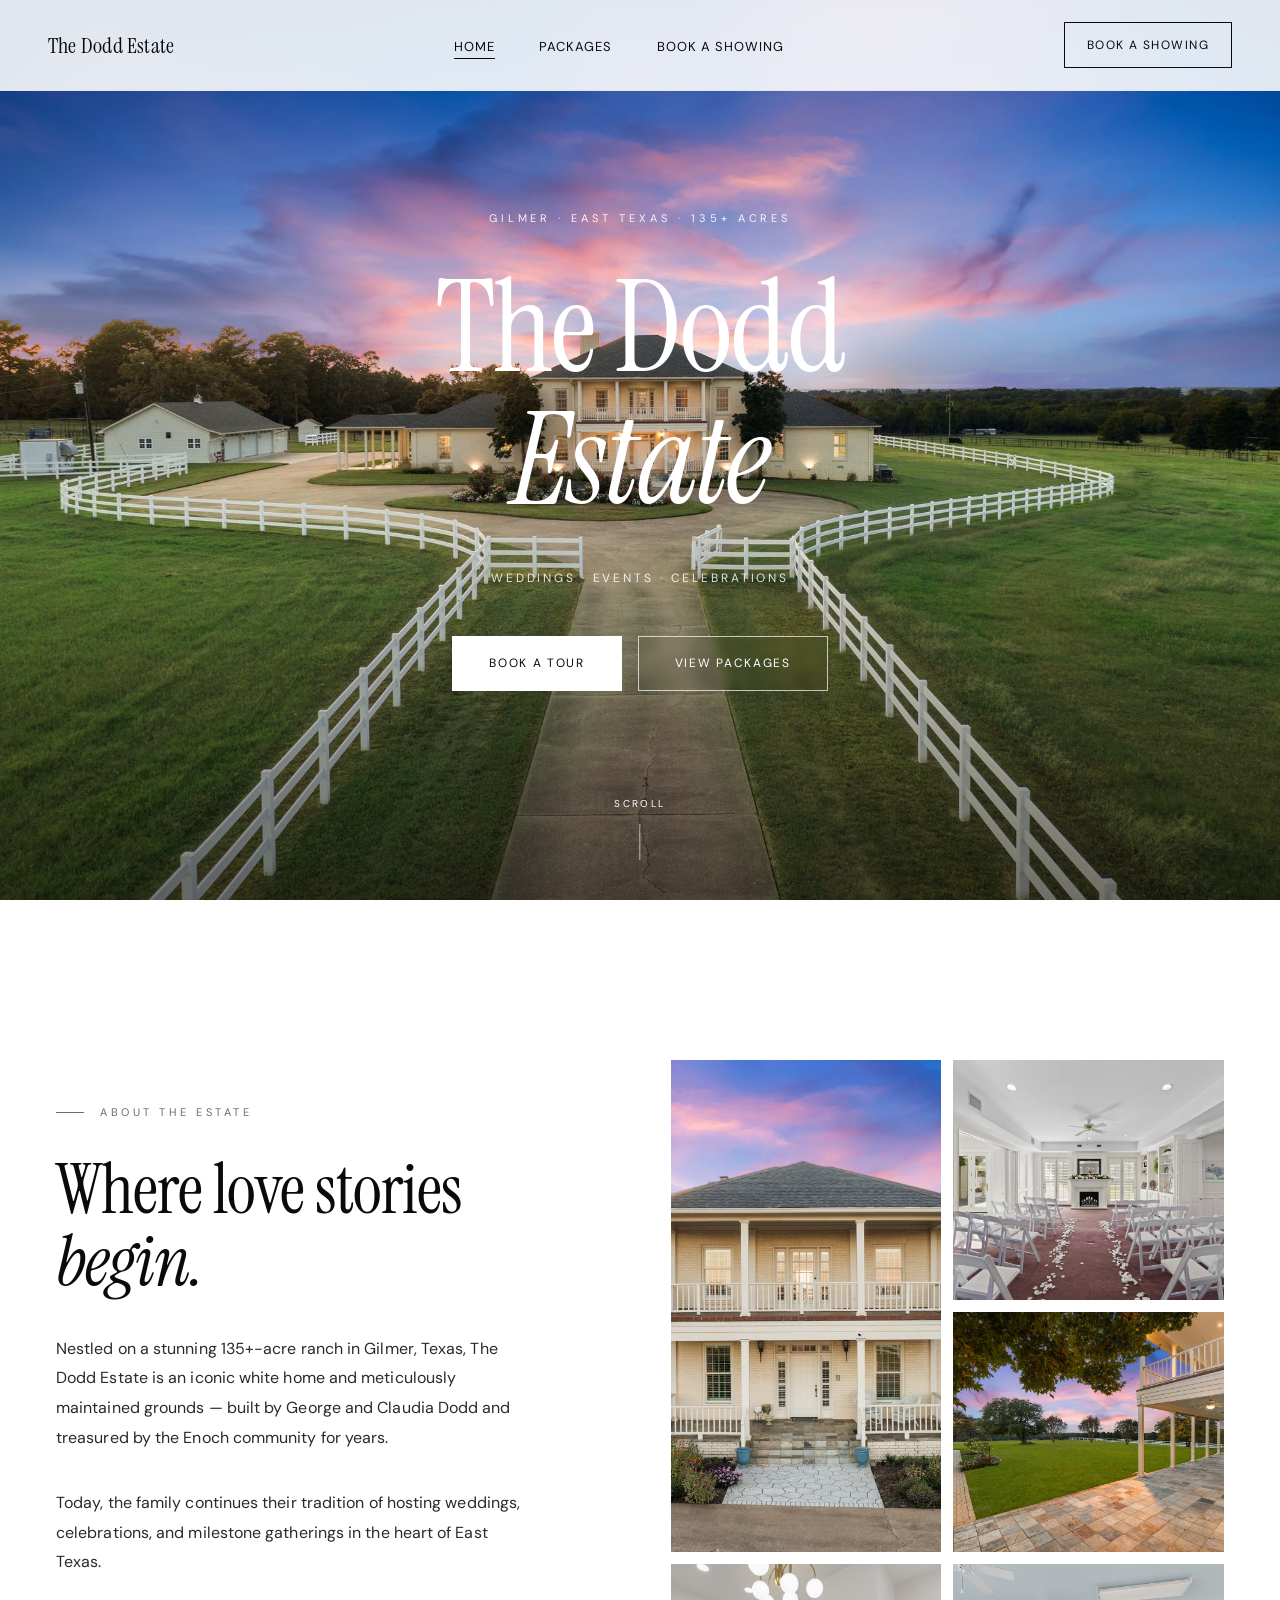
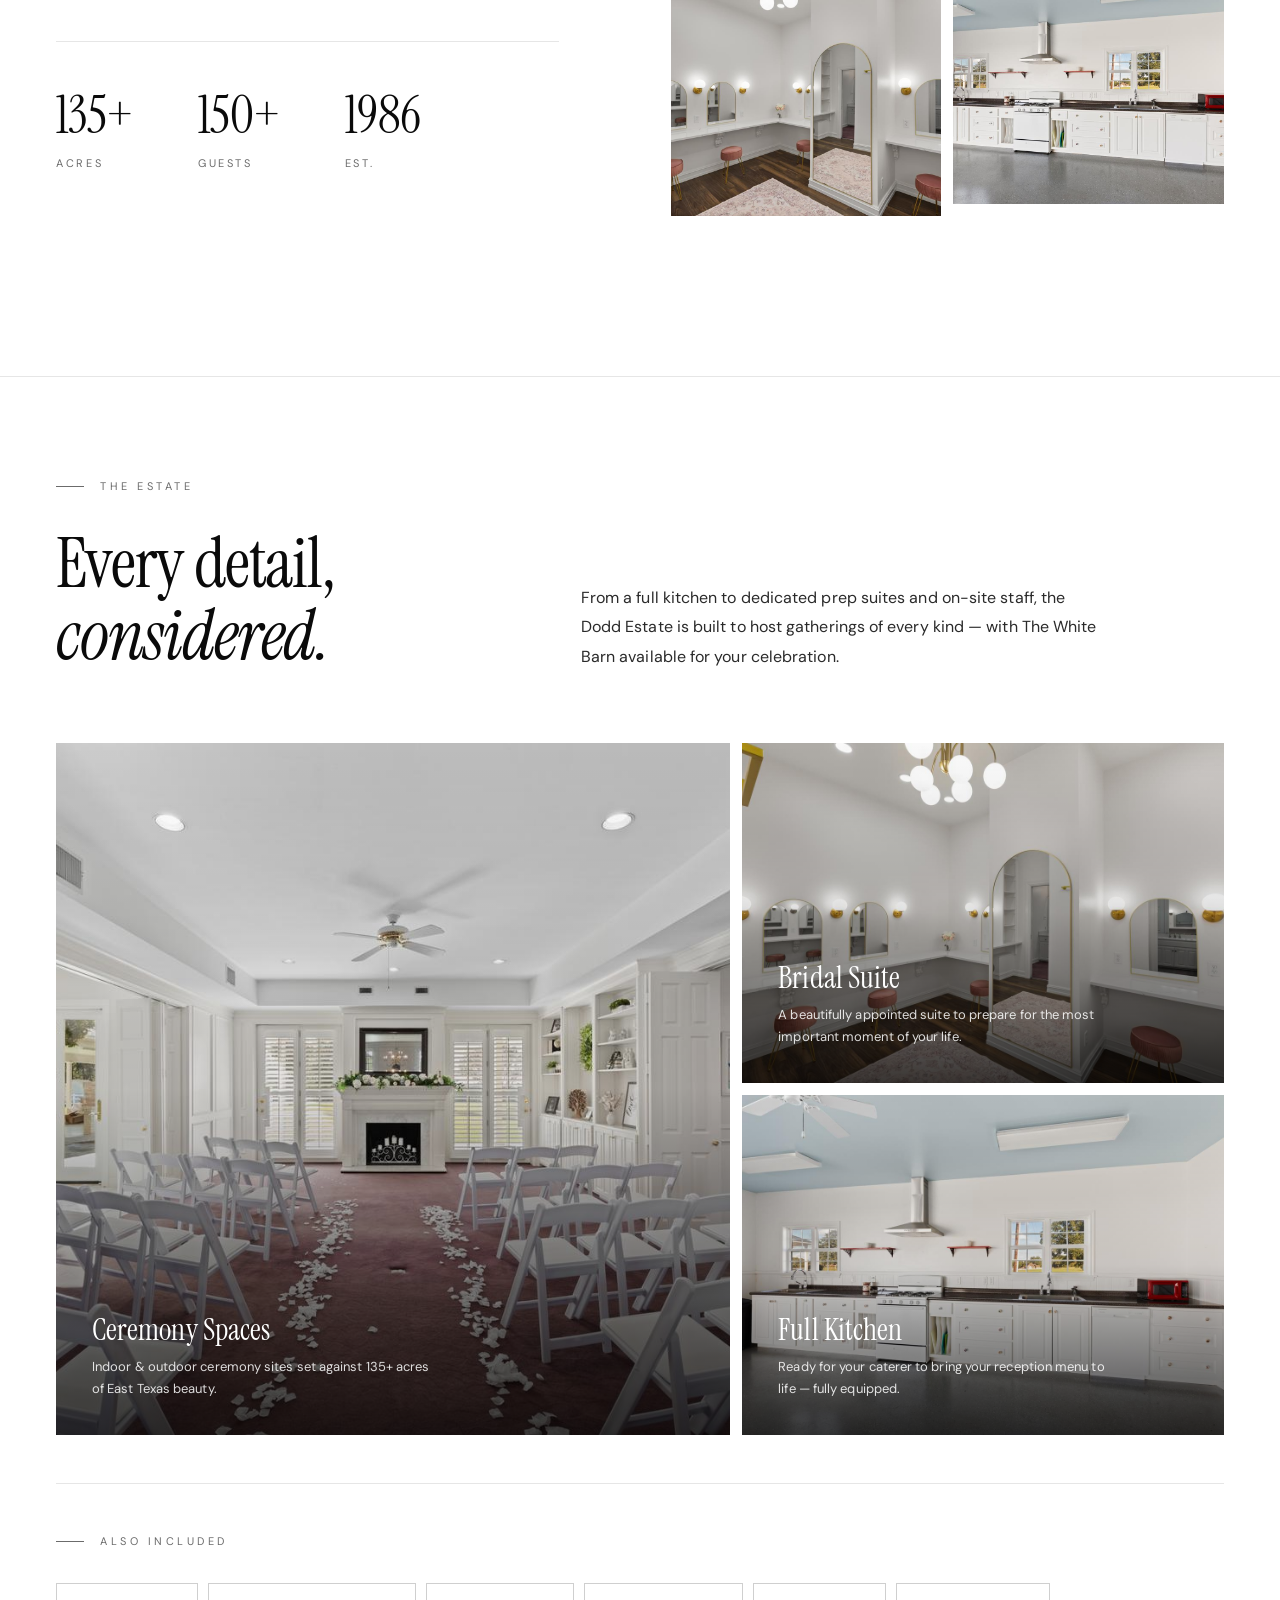
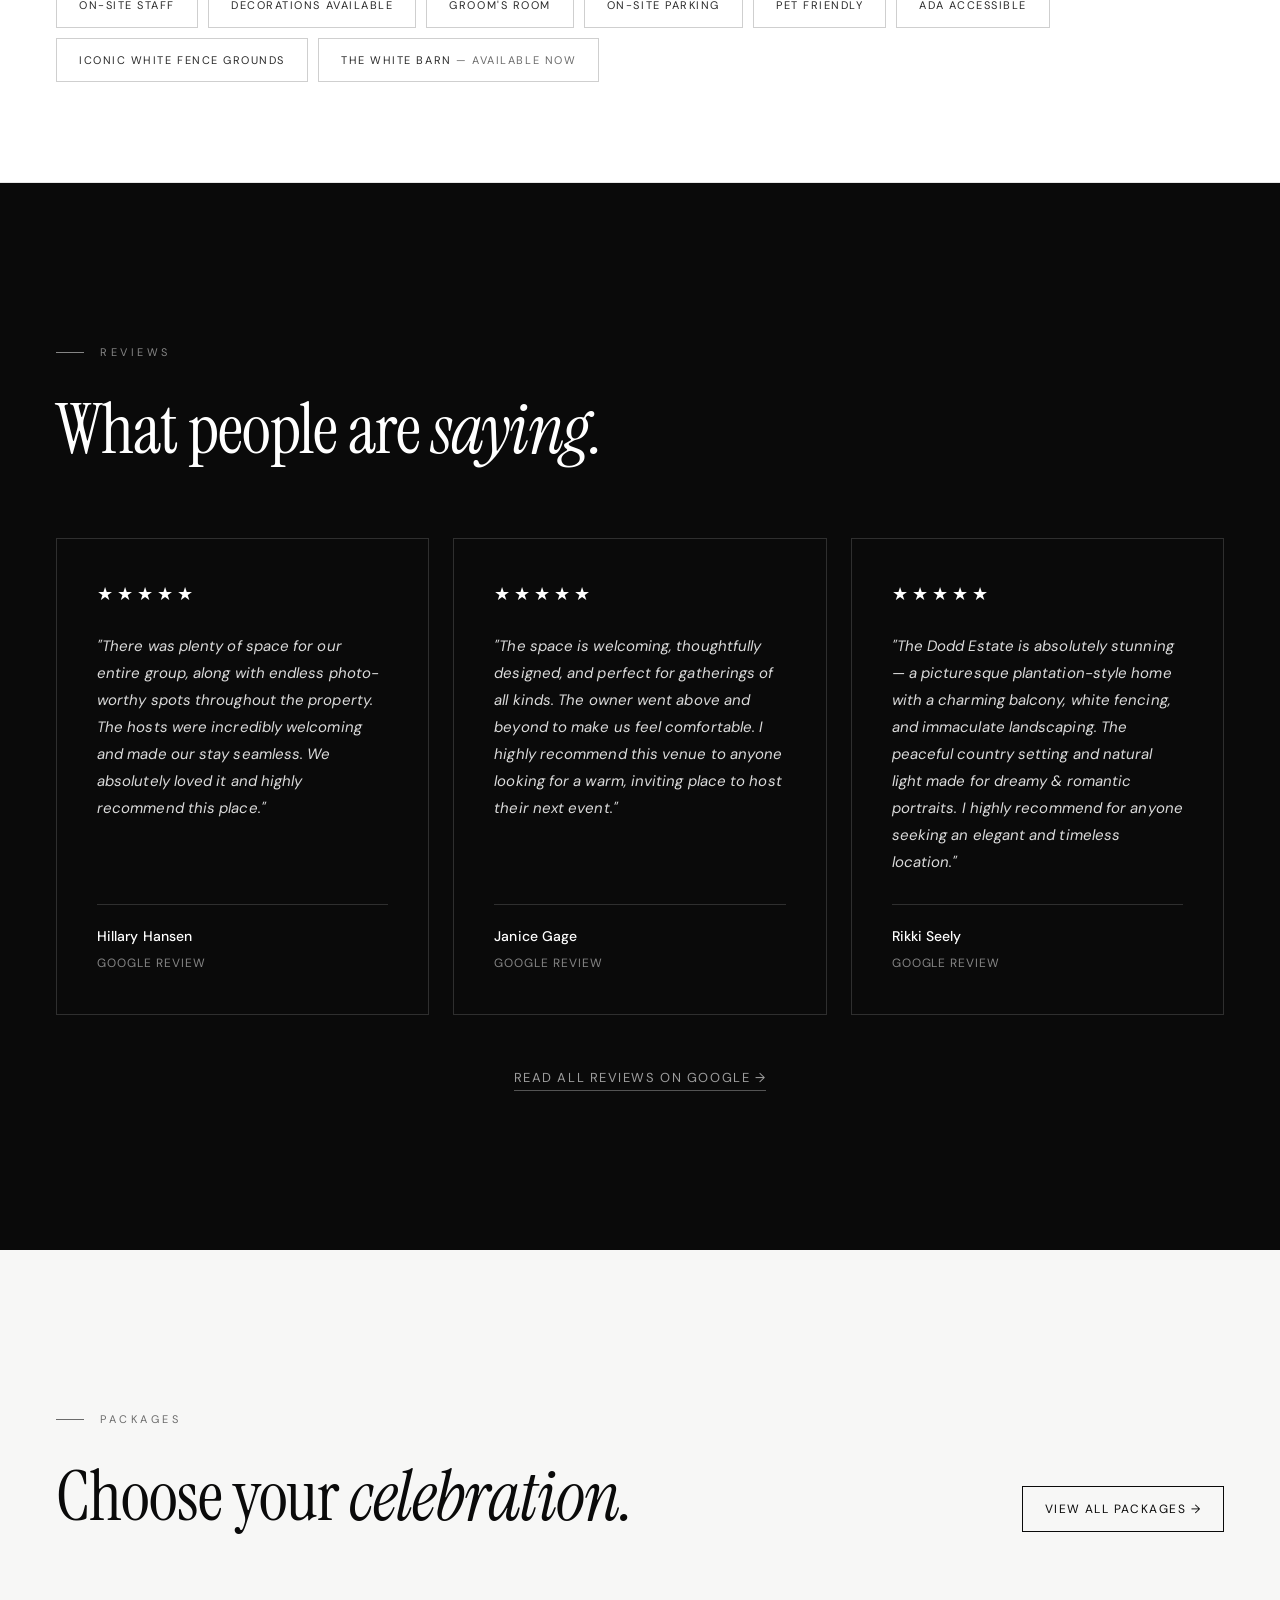
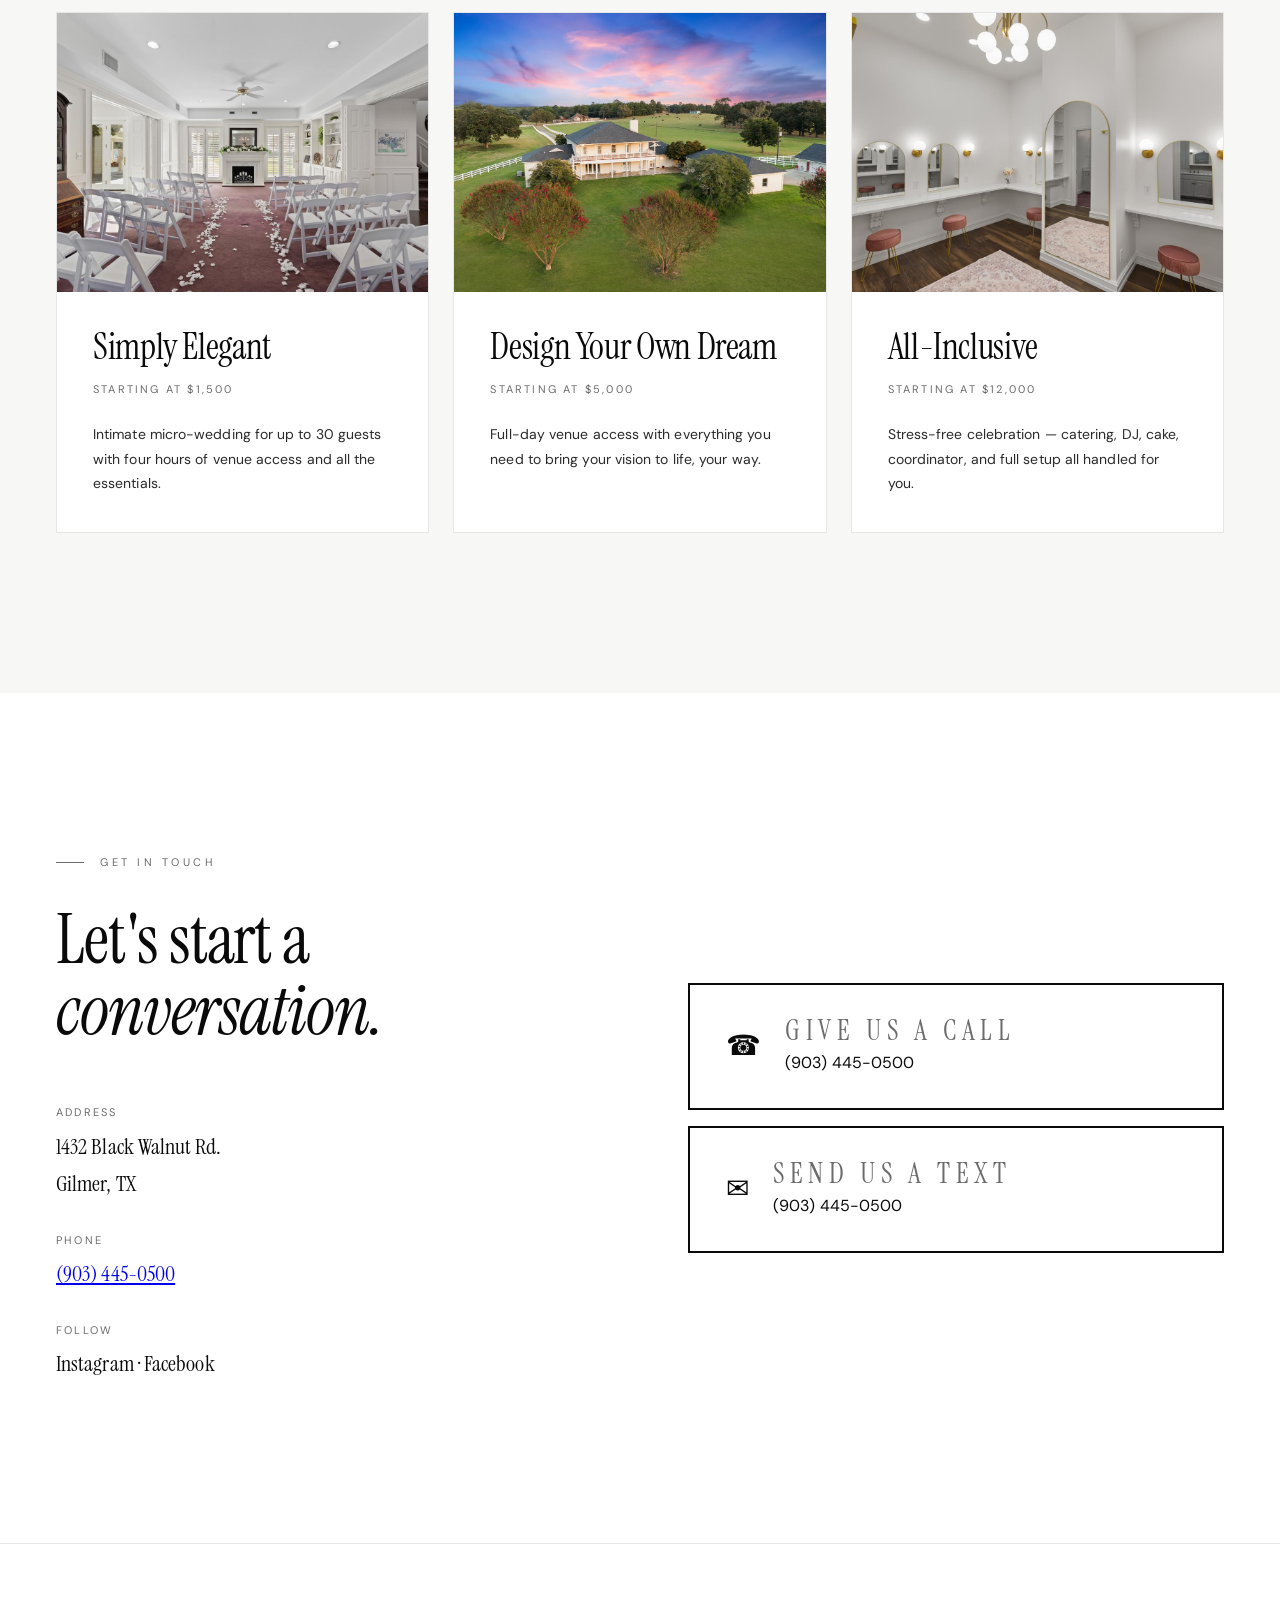
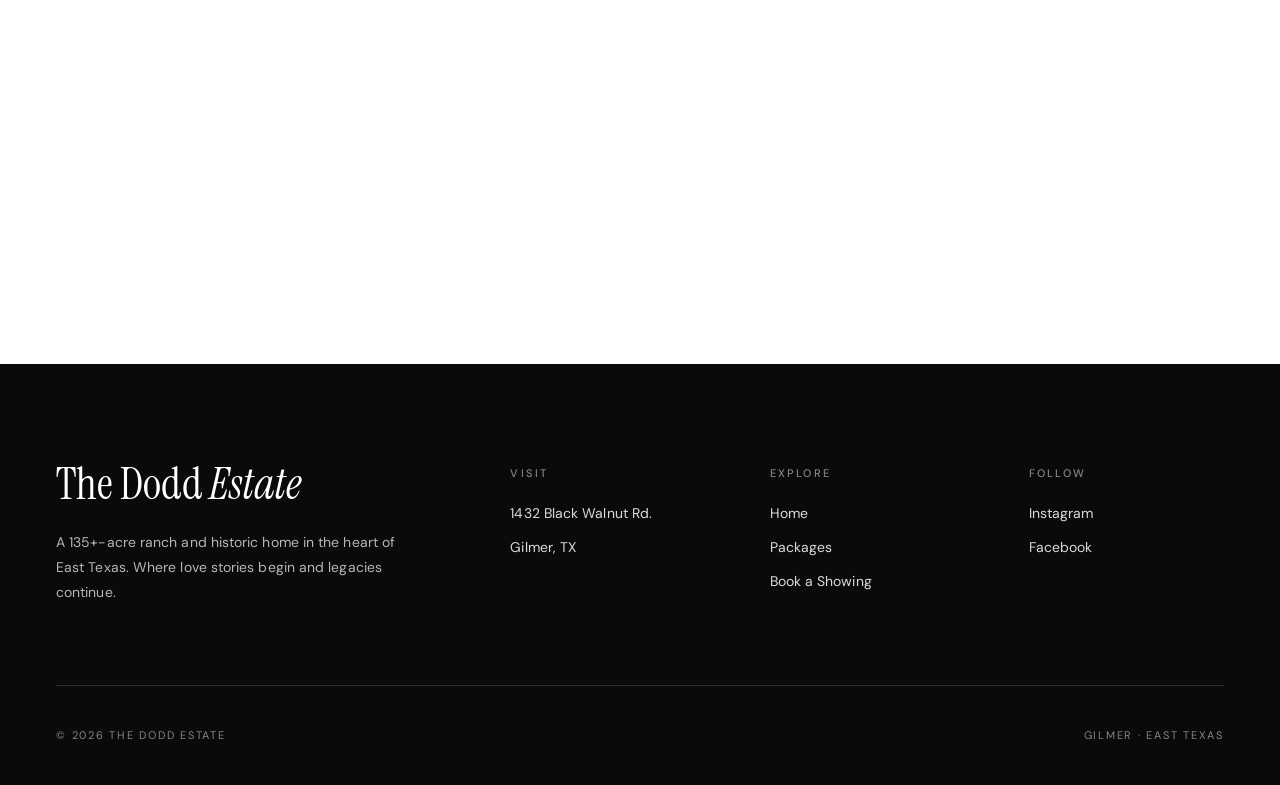
<file: index.html>
<!DOCTYPE html>
<html lang="en">
<head>
  <meta charset="UTF-8" />
  <meta name="viewport" content="width=device-width, initial-scale=1.0" />

  <!-- ═══ PRIMARY SEO ═══ -->
  <title>Wedding Venue in Gilmer, TX | The Dodd Estate | East Texas</title>
  <meta name="description" content="The Dodd Estate is a 135+-acre wedding venue &amp; event center in Gilmer, East Texas. Historic ranch home, outdoor ceremonies, full kitchen, bridal suite &amp; groom's room. Est. 1986. Packages from $1,500." />
  <meta name="keywords" content="wedding venue Gilmer TX, wedding venue East Texas, outdoor wedding venue Texas, ranch wedding venue East Texas, event center Gilmer Texas, wedding packages East Texas, East Texas wedding" />
  <link rel="canonical" href="https://www.doddestate.com/" />
  <meta name="robots" content="index, follow" />
  <meta name="author" content="The Dodd Estate" />

  <!-- ═══ GEOGRAPHIC ═══ -->
  <meta name="geo.region" content="US-TX" />
  <meta name="geo.placename" content="Gilmer, Texas" />
  <meta name="geo.position" content="32.7348;-94.9435" />
  <meta name="ICBM" content="32.7348, -94.9435" />

  <!-- ═══ OPEN GRAPH / FACEBOOK ═══ -->
  <meta property="og:type" content="website" />
  <meta property="og:url" content="https://www.doddestate.com/" />
  <meta property="og:title" content="The Dodd Estate — Wedding Venue &amp; Event Center | Gilmer, TX" />
  <meta property="og:description" content="A 135+-acre ranch wedding venue in Gilmer, East Texas. Historic home, outdoor ceremonies, full kitchen &amp; bridal suite. Packages from $1,500." />
  <meta property="og:image" content="https://www.doddestate.com/images/hero.jpg" />
  <meta property="og:image:width" content="1200" />
  <meta property="og:image:height" content="630" />
  <meta property="og:image:alt" content="The Dodd Estate — aerial view of 135+-acre ranch in Gilmer, TX" />
  <meta property="og:site_name" content="The Dodd Estate" />
  <meta property="og:locale" content="en_US" />

  <!-- ═══ TWITTER CARD ═══ -->
  <meta name="twitter:card" content="summary_large_image" />
  <meta name="twitter:title" content="The Dodd Estate — Wedding Venue | Gilmer, TX" />
  <meta name="twitter:description" content="A 135+-acre ranch wedding venue in Gilmer, East Texas. Packages from $1,500." />
  <meta name="twitter:image" content="https://www.doddestate.com/images/hero.jpg" />

  <!-- ═══ SCHEMA.ORG STRUCTURED DATA ═══ -->
  <script type="application/ld+json">
  {
    "@context": "https://schema.org",
    "@graph": [
      {
        "@type": ["LocalBusiness", "EventVenue"],
        "@id": "https://www.doddestate.com/#business",
        "name": "The Dodd Estate",
        "alternateName": "Dodd Estate Wedding Venue",
        "description": "A 135+-acre ranch wedding venue and event center in Gilmer, Texas. Established in 1986. Historic home with outdoor ceremony sites, full kitchen, bridal suite, and groom's room.",
        "url": "https://www.doddestate.com/",
        "telephone": "+19034450500",
        "address": {
          "@type": "PostalAddress",
          "streetAddress": "1432 Black Walnut Rd.",
          "addressLocality": "Gilmer",
          "addressRegion": "TX",
          "postalCode": "75644",
          "addressCountry": "US"
        },
        "geo": {
          "@type": "GeoCoordinates",
          "latitude": 32.7348,
          "longitude": -94.9435
        },
        "image": [
          "https://www.doddestate.com/images/hero.jpg",
          "https://www.doddestate.com/images/aerial.jpg",
          "https://www.doddestate.com/images/front.jpg",
          "https://www.doddestate.com/images/ceremony.jpg",
          "https://www.doddestate.com/images/bridal.jpg"
        ],
        "priceRange": "$$–$$$",
        "foundingDate": "1986",
        "areaServed": [
          "Gilmer, TX", "East Texas", "Tyler, TX",
          "Longview, TX", "Texarkana, TX", "Marshall, TX", "Henderson, TX"
        ],
        "amenityFeature": [
          {"@type": "LocationFeatureSpecification", "name": "On-Site Staff", "value": true},
          {"@type": "LocationFeatureSpecification", "name": "Full Kitchen", "value": true},
          {"@type": "LocationFeatureSpecification", "name": "Bridal Suite", "value": true},
          {"@type": "LocationFeatureSpecification", "name": "Groom's Room", "value": true},
          {"@type": "LocationFeatureSpecification", "name": "On-Site Parking", "value": true},
          {"@type": "LocationFeatureSpecification", "name": "Pet Friendly", "value": true},
          {"@type": "LocationFeatureSpecification", "name": "ADA Accessible", "value": true},
          {"@type": "LocationFeatureSpecification", "name": "Outdoor Ceremony Site", "value": true},
          {"@type": "LocationFeatureSpecification", "name": "Indoor Ceremony Option", "value": true},
          {"@type": "LocationFeatureSpecification", "name": "Overnight Accommodations for 12", "value": true},
          {"@type": "LocationFeatureSpecification", "name": "Decorations Available", "value": true}
        ],
        "review": [
          {
            "@type": "Review",
            "author": {"@type": "Person", "name": "Hillary Hansen"},
            "reviewRating": {"@type": "Rating", "ratingValue": "5", "bestRating": "5"},
            "reviewBody": "There was plenty of space for our entire group, along with endless photo-worthy spots throughout the property. The hosts were incredibly welcoming and made our stay seamless. We absolutely loved it and highly recommend this place."
          },
          {
            "@type": "Review",
            "author": {"@type": "Person", "name": "Janice Gage"},
            "reviewRating": {"@type": "Rating", "ratingValue": "5", "bestRating": "5"},
            "reviewBody": "The space is welcoming, thoughtfully designed, and perfect for gatherings of all kinds. The owner went above and beyond to make us feel comfortable. I highly recommend this venue to anyone looking for a warm, inviting place to host their next event."
          },
          {
            "@type": "Review",
            "author": {"@type": "Person", "name": "Rikki Seely"},
            "reviewRating": {"@type": "Rating", "ratingValue": "5", "bestRating": "5"},
            "reviewBody": "The Dodd Estate is absolutely stunning — a picturesque plantation-style home with a charming balcony, white fencing, and immaculate landscaping. The peaceful country setting and natural light made for dreamy and romantic portraits. I highly recommend for anyone seeking an elegant and timeless location."
          }
        ],
        "sameAs": [
          "https://share.google/lUyo8mKdOpVA8A63N"
        ]
      },
      {
        "@type": "FAQPage",
        "mainEntity": [
          {
            "@type": "Question",
            "name": "How many guests can The Dodd Estate accommodate?",
            "acceptedAnswer": {
              "@type": "Answer",
              "text": "The Dodd Estate hosts weddings and events for 150+ guests, depending on the selected spaces and layout. Full-day package starting prices include up to 100 guests; contact us about larger events."
            }
          },
          {
            "@type": "Question",
            "name": "What is the starting price for a wedding at The Dodd Estate?",
            "acceptedAnswer": {
              "@type": "Answer",
              "text": "Wedding packages start at $1,500 for intimate micro-weddings (up to 30 guests, Monday–Thursday). Full-day packages start at $5,000 and all-inclusive packages start at $12,000."
            }
          },
          {
            "@type": "Question",
            "name": "Where is The Dodd Estate wedding venue located?",
            "acceptedAnswer": {
              "@type": "Answer",
              "text": "The Dodd Estate is located at 1432 Black Walnut Rd., Gilmer, TX 75644 in the heart of East Texas."
            }
          },
          {
            "@type": "Question",
            "name": "Is The Dodd Estate pet friendly?",
            "acceptedAnswer": {
              "@type": "Answer",
              "text": "Yes, The Dodd Estate is pet friendly — your furry family members are welcome on your special day."
            }
          },
          {
            "@type": "Question",
            "name": "Does The Dodd Estate offer overnight accommodations?",
            "acceptedAnswer": {
              "@type": "Answer",
              "text": "Yes, The Dodd Estate offers overnight accommodations for up to 12 guests as an available add-on."
            }
          }
        ]
      }
    ]
  }
  </script>

  <!-- ═══ FONTS & STYLES ═══ -->
  <link rel="preconnect" href="https://fonts.googleapis.com">
  <link rel="preconnect" href="https://fonts.gstatic.com" crossorigin>
  <link href="https://fonts.googleapis.com/css2?family=Instrument+Serif:ital@0;1&family=DM+Sans:opsz,wght@9..40,300;9..40,400;9..40,500;9..40,600&display=swap" rel="stylesheet">
  <link rel="stylesheet" href="css/style.css" />
</head>
<body>

  <!-- NAV -->
  <nav class="top">
    <a href="/" class="brand">The Dodd Estate</a>
    <ul>
      <li><a href="/" class="active">Home</a></li>
      <li><a href="/packages">Packages</a></li>
      <li><a href="/book">Book a Showing</a></li>
    </ul>
    <a href="/book" class="cta-nav">Book a Showing</a>
  </nav>

  <!-- HERO -->
  <div class="hero">
    <img src="images/hero.jpg" alt="The Dodd Estate — aerial view at sunset" />
    <div class="hero-content">
      <div class="hero-eyebrow">Gilmer · East Texas · 135+ Acres</div>
      <h1>The Dodd <em>Estate</em></h1>
      <div class="hero-meta">Weddings · Events · Celebrations</div>
      <div class="hero-ctas">
        <a href="/book" class="hero-btn hero-btn--primary">Book a Tour</a>
        <a href="/packages" class="hero-btn">View Packages</a>
      </div>
    </div>
    <div class="hero-scroll">Scroll</div>
  </div>

  <!-- ABOUT -->
  <section class="about">
    <div class="about-text">
      <div class="section-label">About the Estate</div>
      <h2 class="display">Where love stories <em>begin.</em></h2>
      <p>Nestled on a stunning 135+-acre ranch in Gilmer, Texas, The Dodd Estate is an iconic white home and meticulously maintained grounds — built by George and Claudia Dodd and treasured by the Enoch community for years.</p>
      <p>Today, the family continues their tradition of hosting weddings, celebrations, and milestone gatherings in the heart of East Texas.</p>
      <div class="stats">
        <div><span>135+</span><small>Acres</small></div>
        <div><span>150+</span><small>Guests</small></div>
        <div><span>1986</span><small>Est.</small></div>
      </div>
    </div>
    <div class="about-grid">
      <img src="images/front.jpg" alt="Historic home front facade" />
      <img src="images/ceremony.jpg" alt="Indoor ceremony setup" />
      <img src="images/patio.jpg" alt="Back patio and grounds" />
      <img src="images/bridal.jpg" alt="Bridal suite" />
      <img src="images/kitchen.jpg" alt="Full commercial kitchen" />
    </div>
  </section>

  <!-- FEATURES -->
  <div class="features">
    <div class="features-inner">
      <div class="features-head">
        <div>
          <div class="section-label">The Estate</div>
          <h2 class="display">Every detail, <em>considered.</em></h2>
        </div>
        <p>From a full kitchen to dedicated prep suites and on-site staff, the Dodd Estate is built to host gatherings of every kind — with The White Barn available for your celebration.</p>
      </div>
      <!-- Photo Feature Layout -->
      <div class="photo-features">
        <div class="photo-feature photo-feature--tall">
          <img src="images/ceremony.jpg" alt="Indoor ceremony at The Dodd Estate" />
          <div class="photo-feature-overlay">
            <h4>Ceremony Spaces</h4>
            <p>Indoor &amp; outdoor ceremony sites set against 135+ acres of East Texas beauty.</p>
          </div>
        </div>
        <div class="photo-feature">
          <img src="images/bridal.jpg" alt="Bridal suite at The Dodd Estate" />
          <div class="photo-feature-overlay">
            <h4>Bridal Suite</h4>
            <p>A beautifully appointed suite to prepare for the most important moment of your life.</p>
          </div>
        </div>
        <div class="photo-feature">
          <img src="images/kitchen.jpg" alt="Full kitchen at The Dodd Estate" />
          <div class="photo-feature-overlay">
            <h4>Full Kitchen</h4>
            <p>Ready for your caterer to bring your reception menu to life — fully equipped.</p>
          </div>
        </div>
      </div>

      <!-- Remaining amenities -->
      <div class="features-also">
        <div class="section-label">Also Included</div>
        <div class="features-tags">
          <span class="ftag">On-Site Staff</span>
          <span class="ftag">Decorations Available</span>
          <span class="ftag">Groom's Room</span>
          <span class="ftag">On-Site Parking</span>
          <span class="ftag">Pet Friendly</span>
          <span class="ftag">ADA Accessible</span>
          <span class="ftag">Iconic White Fence Grounds</span>
          <span class="ftag">The White Barn <em>— Available Now</em></span>
        </div>
      </div>
    </div>
  </div>

  <!-- GOOGLE REVIEWS -->
  <!--
    To connect live Google reviews, replace the hardcoded cards below
    with the Google Places API. You'll need a Places API key and
    your Place ID. For now, copy your best reviews here manually.
  -->
  <div class="reviews">
    <div class="reviews-inner">
      <div class="section-label">Reviews</div>
      <h2 class="display">What people are <em>saying.</em></h2>

      <div class="reviews-grid">

        <div class="review-card">
          <div class="review-stars">★★★★★</div>
          <blockquote>"There was plenty of space for our entire group, along with endless photo-worthy spots throughout the property. The hosts were incredibly welcoming and made our stay seamless. We absolutely loved it and highly recommend this place."</blockquote>
          <div class="reviewer">
            <strong>Hillary Hansen</strong>
            <span>Google Review</span>
          </div>
        </div>

        <div class="review-card">
          <div class="review-stars">★★★★★</div>
          <blockquote>"The space is welcoming, thoughtfully designed, and perfect for gatherings of all kinds. The owner went above and beyond to make us feel comfortable. I highly recommend this venue to anyone looking for a warm, inviting place to host their next event."</blockquote>
          <div class="reviewer">
            <strong>Janice Gage</strong>
            <span>Google Review</span>
          </div>
        </div>

        <div class="review-card">
          <div class="review-stars">★★★★★</div>
          <blockquote>"The Dodd Estate is absolutely stunning — a picturesque plantation-style home with a charming balcony, white fencing, and immaculate landscaping. The peaceful country setting and natural light made for dreamy &amp; romantic portraits. I highly recommend for anyone seeking an elegant and timeless location."</blockquote>
          <div class="reviewer">
            <strong>Rikki Seely</strong>
            <span>Google Review</span>
          </div>
        </div>

      </div>

      <div class="reviews-footer">
        <a href="https://share.google/lUyo8mKdOpVA8A63N" target="_blank" rel="noopener">Read all reviews on Google →</a>
      </div>
    </div>
  </div>

  <!-- PACKAGES PREVIEW -->
  <div class="preview">
    <div class="preview-inner">
      <div class="preview-head">
        <div>
          <div class="section-label">Packages</div>
          <h2 class="display">Choose your <em>celebration.</em></h2>
        </div>
        <a href="/packages" class="cta-nav">View All Packages →</a>
      </div>
      <div class="preview-grid">
        <a href="/packages" class="preview-card">
          <div class="img"><img src="images/ceremony.jpg" alt="Simply Elegant"></div>
          <div class="body">
            <h3>Simply Elegant</h3>
            <div class="price">Starting at $1,500</div>
            <p>Intimate micro-wedding for up to 30 guests with four hours of venue access and all the essentials.</p>
          </div>
        </a>
        <a href="/packages" class="preview-card">
          <div class="img"><img src="images/aerial.jpg" alt="Design Your Own Dream"></div>
          <div class="body">
            <h3>Design Your Own Dream</h3>
            <div class="price">Starting at $5,000</div>
            <p>Full-day venue access with everything you need to bring your vision to life, your way.</p>
          </div>
        </a>
        <a href="/packages" class="preview-card">
          <div class="img"><img src="images/bridal.jpg" alt="All-Inclusive"></div>
          <div class="body">
            <h3>All-Inclusive</h3>
            <div class="price">Starting at $12,000</div>
            <p>Stress-free celebration — catering, DJ, cake, coordinator, and full setup all handled for you.</p>
          </div>
        </a>
      </div>
    </div>
  </div>

  <!-- CONTACT -->
  <section class="contact">
    <div>
      <div class="section-label">Get in Touch</div>
      <h2 class="display">Let's start a <em>conversation.</em></h2>
      <div class="meta">
        <div><small>Address</small><p>1432 Black Walnut Rd.<br>Gilmer, TX</p></div>
        <div><small>Phone</small><p><a href="tel:9034450500">(903) 445-0500</a></p></div>
        <div><small>Follow</small><p>Instagram · Facebook</p></div>
      </div>
    </div>
    <div class="contact-actions">
      <a href="tel:9034450500" class="contact-btn contact-btn--call">
        <span class="contact-btn-icon">&#9742;</span>
        <span>
          <small>Give us a call</small>
          (903) 445-0500
        </span>
      </a>
      <a href="sms:9034450500" class="contact-btn contact-btn--text">
        <span class="contact-btn-icon">&#9993;</span>
        <span>
          <small>Send us a text</small>
          (903) 445-0500
        </span>
      </a>
    </div>
  </section>

  <!-- MAP -->
  <div class="map-embed">
    <iframe
      src="https://maps.google.com/maps?q=1432+Black+Walnut+Rd,+Gilmer,+TX+75644&z=12&output=embed"
      width="100%" height="420" style="border:0;" allowfullscreen=""
      loading="lazy" referrerpolicy="no-referrer-when-downgrade"
      title="The Dodd Estate location — 1432 Black Walnut Rd, Gilmer, TX">
    </iframe>
  </div>

  <!-- FOOTER -->
  <footer>
    <div class="foot-inner">
      <div>
        <h4>The Dodd <em>Estate</em></h4>
        <p class="foot-tagline">A 135+-acre ranch and historic home in the heart of East Texas. Where love stories begin and legacies continue.</p>
      </div>
      <div class="col"><h5>Visit</h5><p>1432 Black Walnut Rd.</p><p>Gilmer, TX</p></div>
      <div class="col">
        <h5>Explore</h5>
        <a href="/">Home</a>
        <a href="/packages">Packages</a>
        <a href="/book">Book a Showing</a>
      </div>
      <div class="col">
        <h5>Follow</h5>
        <a href="https://www.instagram.com/thedoddestate" target="_blank">Instagram</a>
        <a href="https://www.facebook.com/profile.php?id=61577802084227" target="_blank">Facebook</a>
      </div>
    </div>
    <div class="foot-base"><div>© 2026 The Dodd Estate</div><div>Gilmer · East Texas</div></div>
  </footer>

  <!-- MOBILE STICKY CTA -->
  <div class="mobile-cta">
    <a href="tel:9034450500" class="mobile-cta-btn mobile-cta-btn--call">Call Us</a>
    <a href="/book" class="mobile-cta-btn mobile-cta-btn--book">Book a Showing</a>
  </div>

  <script src="js/main.js"></script>
</body>
</html>
</file>
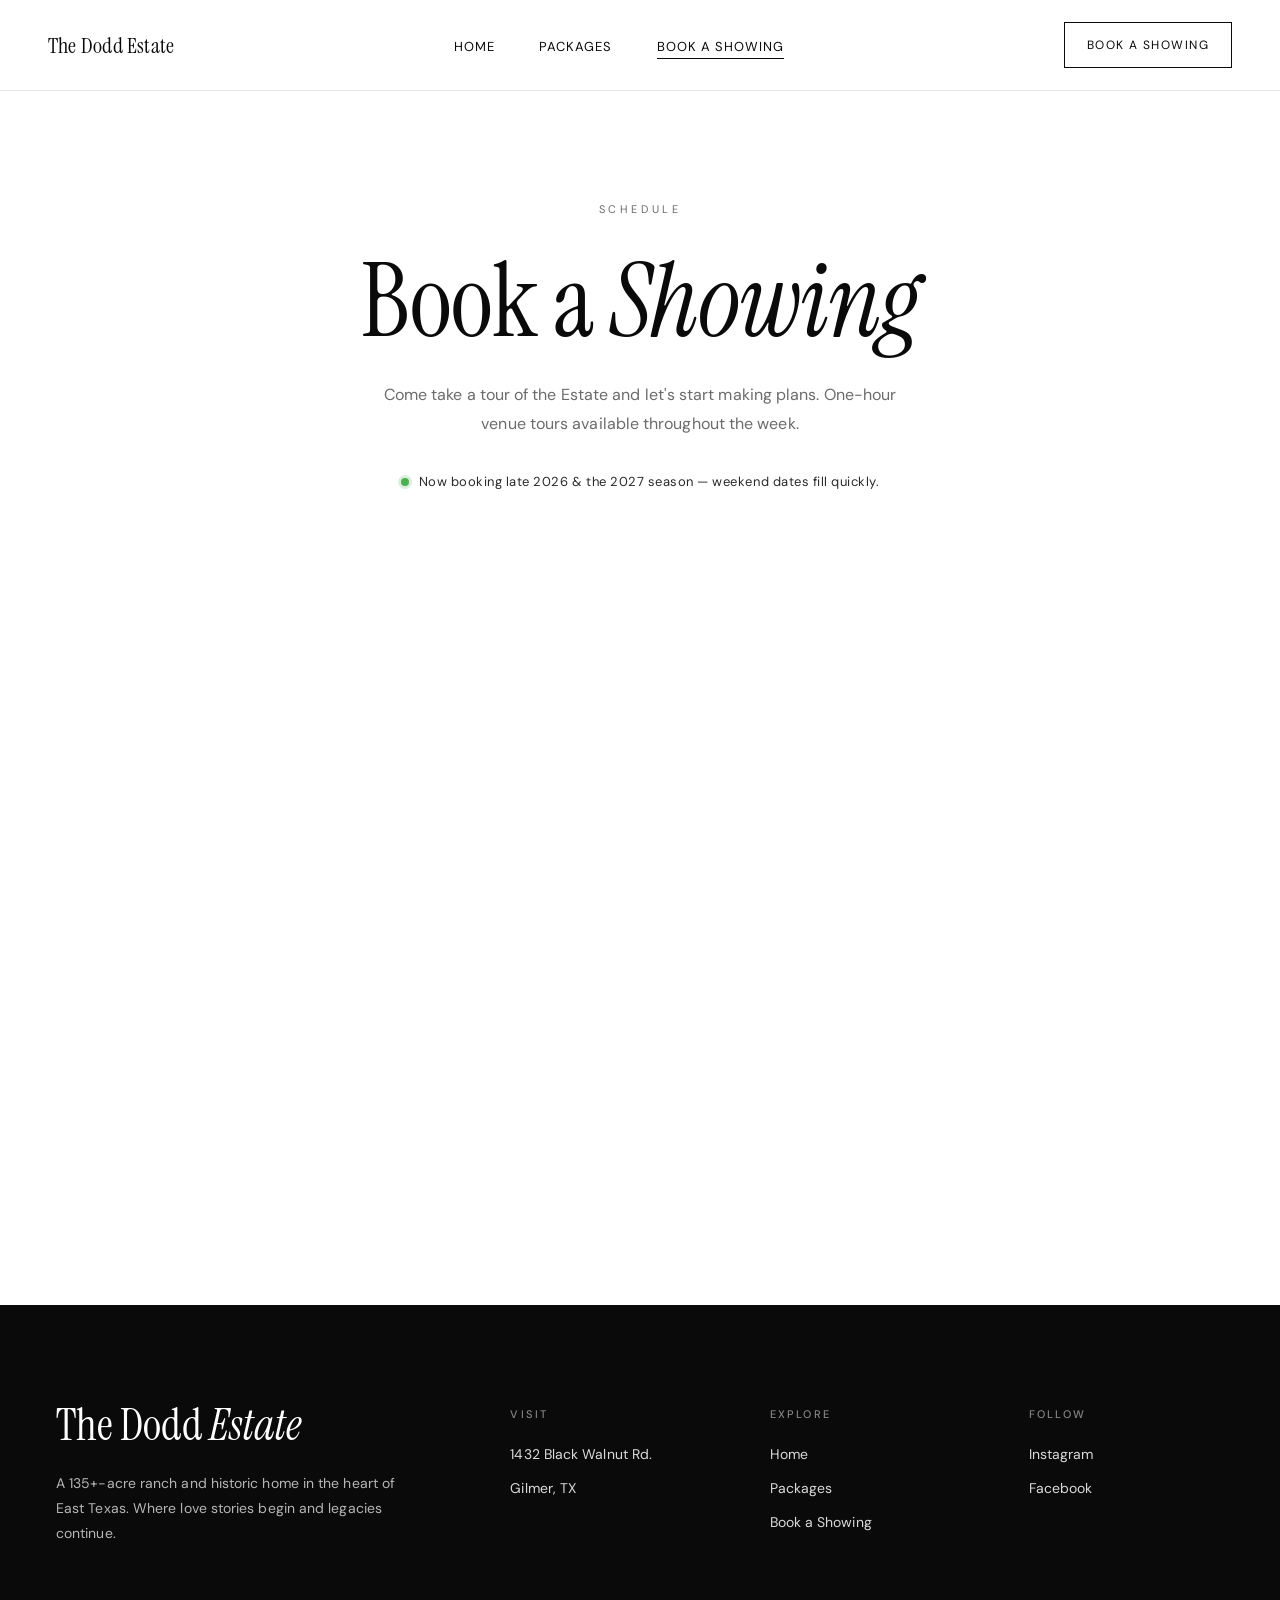
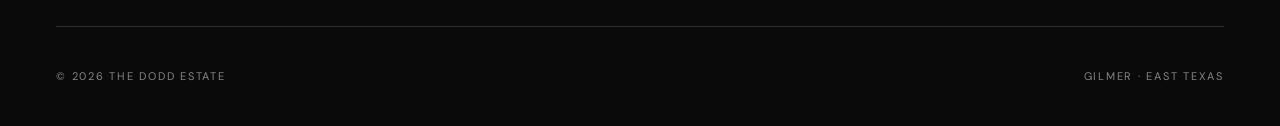
<file: book.html>
<!DOCTYPE html>
<html lang="en">
<head>
  <meta charset="UTF-8" />
  <meta name="viewport" content="width=device-width, initial-scale=1.0" />

  <!-- ═══ PRIMARY SEO ═══ -->
  <title>Book a Venue Tour | The Dodd Estate Wedding Venue | Gilmer, TX</title>
  <meta name="description" content="Schedule a free tour of The Dodd Estate wedding venue in Gilmer, TX. See the ceremony sites, bridal suite, full kitchen &amp; iconic 135+-acre grounds. Book your showing online." />
  <meta name="keywords" content="book wedding venue Gilmer TX, venue tour East Texas, wedding venue showing Gilmer Texas, The Dodd Estate tour" />
  <link rel="canonical" href="https://www.doddestate.com/book" />
  <meta name="robots" content="index, follow" />

  <!-- ═══ OPEN GRAPH ═══ -->
  <meta property="og:type" content="website" />
  <meta property="og:url" content="https://www.doddestate.com/book" />
  <meta property="og:title" content="Book a Venue Tour | The Dodd Estate | Gilmer, TX" />
  <meta property="og:description" content="Come see The Dodd Estate for yourself. Schedule a one-hour tour and let's start planning your perfect East Texas wedding or event." />
  <meta property="og:image" content="https://www.doddestate.com/images/front.jpg" />
  <meta property="og:image:alt" content="The Dodd Estate historic home front facade in Gilmer, TX" />
  <meta property="og:site_name" content="The Dodd Estate" />
  <meta property="og:locale" content="en_US" />

  <!-- ═══ TWITTER CARD ═══ -->
  <meta name="twitter:card" content="summary_large_image" />
  <meta name="twitter:title" content="Book a Venue Tour | The Dodd Estate" />
  <meta name="twitter:description" content="Schedule a venue tour at The Dodd Estate wedding venue in Gilmer, East Texas." />
  <meta name="twitter:image" content="https://www.doddestate.com/images/front.jpg" />

  <!-- ═══ SCHEMA.ORG STRUCTURED DATA ═══ -->
  <script type="application/ld+json">
  {
    "@context": "https://schema.org",
    "@type": "WebPage",
    "name": "Book a Showing — The Dodd Estate",
    "url": "https://www.doddestate.com/book",
    "description": "Schedule a free venue tour at The Dodd Estate wedding venue in Gilmer, TX.",
    "breadcrumb": {
      "@type": "BreadcrumbList",
      "itemListElement": [
        {"@type": "ListItem", "position": 1, "name": "Home", "item": "https://www.doddestate.com/"},
        {"@type": "ListItem", "position": 2, "name": "Book a Showing", "item": "https://www.doddestate.com/book"}
      ]
    }
  }
  </script>

  <!-- ═══ FONTS & STYLES ═══ -->
  <link rel="preconnect" href="https://fonts.googleapis.com">
  <link rel="preconnect" href="https://fonts.gstatic.com" crossorigin>
  <link href="https://fonts.googleapis.com/css2?family=Instrument+Serif:ital@0;1&family=DM+Sans:opsz,wght@9..40,300;9..40,400;9..40,500;9..40,600&display=swap" rel="stylesheet">
  <link rel="stylesheet" href="css/style.css" />
</head>
<body>

  <!-- NAV -->
  <nav class="top">
    <a href="/" class="brand">The Dodd Estate</a>
    <ul>
      <li><a href="/">Home</a></li>
      <li><a href="/packages">Packages</a></li>
      <li><a href="/book" class="active">Book a Showing</a></li>
    </ul>
    <a href="/book" class="cta-nav">Book a Showing</a>
  </nav>

  <!-- HERO -->
  <div class="page-hero" style="padding-bottom: 32px;">
    <div class="section-label section-label--center">Schedule</div>
    <h1>Book a <em>Showing</em></h1>
    <p>Come take a tour of the Estate and let's start making plans. One-hour venue tours available throughout the week.</p>
  </div>

  <!-- AVAILABILITY NOTICE -->
  <div class="availability-notice">
    <span class="avail-dot"></span>
    Now booking late 2026 &amp; the 2027 season — weekend dates fill quickly.
  </div>

  <!-- CAL.COM EMBED -->
  <div class="cal-embed">
    <!-- Cal inline embed code begins -->
    <div style="width:100%;height:100%;overflow:scroll" id="my-cal-inline-wedding-tour"></div>
    <script type="text/javascript">
      (function (C, A, L) { let p = function (a, ar) { a.q.push(ar); }; let d = C.document; C.Cal = C.Cal || function () { let cal = C.Cal; let ar = arguments; if (!cal.loaded) { cal.ns = {}; cal.q = cal.q || []; d.head.appendChild(d.createElement("script")).src = A; cal.loaded = true; } if (ar[0] === L) { const api = function () { p(api, arguments); }; const namespace = ar[1]; api.q = api.q || []; if(typeof namespace === "string"){cal.ns[namespace] = cal.ns[namespace] || api;p(cal.ns[namespace], ar);p(cal, ["initNamespace", namespace]);} else p(cal, ar); return;} p(cal, ar); }; })(window, "https://app.cal.com/embed/embed.js", "init");
      Cal("init", "wedding-tour", {origin:"https://app.cal.com"});

      Cal.ns["wedding-tour"]("inline", {
        elementOrSelector:"#my-cal-inline-wedding-tour",
        config: {"layout":"month_view","useSlotsViewOnSmallScreen":"true"},
        calLink: "tiffany-de-gala-dkndu0/wedding-tour",
      });

      Cal.ns["wedding-tour"]("ui", {"hideEventTypeDetails":false,"layout":"month_view"});
    </script>
    <!-- Cal inline embed code ends -->
  </div>

  <!-- FOOTER -->
  <footer>
    <div class="foot-inner">
      <div>
        <h4>The Dodd <em>Estate</em></h4>
        <p class="foot-tagline">A 135+-acre ranch and historic home in the heart of East Texas. Where love stories begin and legacies continue.</p>
      </div>
      <div class="col"><h5>Visit</h5><p>1432 Black Walnut Rd.</p><p>Gilmer, TX</p></div>
      <div class="col">
        <h5>Explore</h5>
        <a href="/">Home</a>
        <a href="/packages">Packages</a>
        <a href="/book">Book a Showing</a>
      </div>
      <div class="col">
        <h5>Follow</h5>
        <a href="https://www.instagram.com/thedoddestate" target="_blank">Instagram</a>
        <a href="https://www.facebook.com/profile.php?id=61577802084227" target="_blank">Facebook</a>
      </div>
    </div>
    <div class="foot-base"><div>© 2026 The Dodd Estate</div><div>Gilmer · East Texas</div></div>
  </footer>

  <!-- MOBILE STICKY CTA -->
  <div class="mobile-cta">
    <a href="tel:9034450500" class="mobile-cta-btn mobile-cta-btn--call">Call Us</a>
    <a href="/book" class="mobile-cta-btn mobile-cta-btn--book">Book a Showing</a>
  </div>

  <script src="js/main.js"></script>
</body>
</html>
</file>
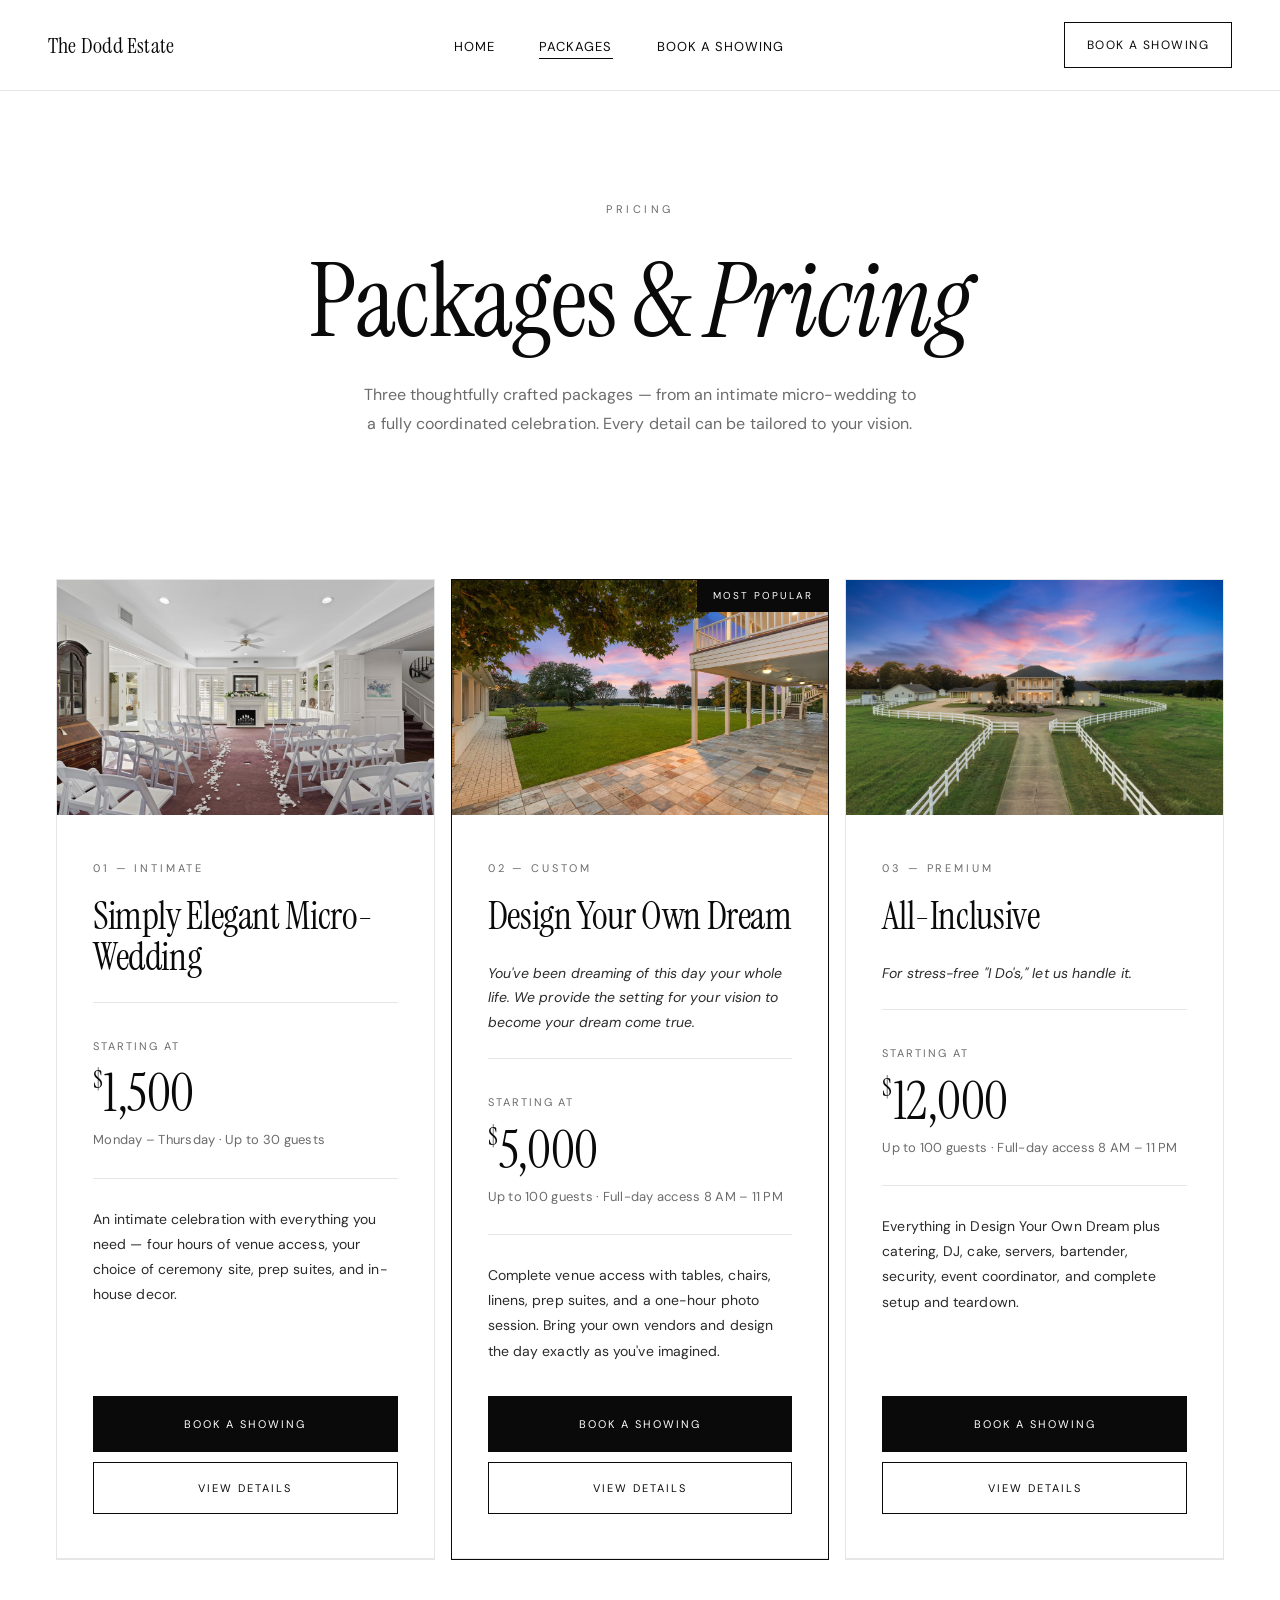
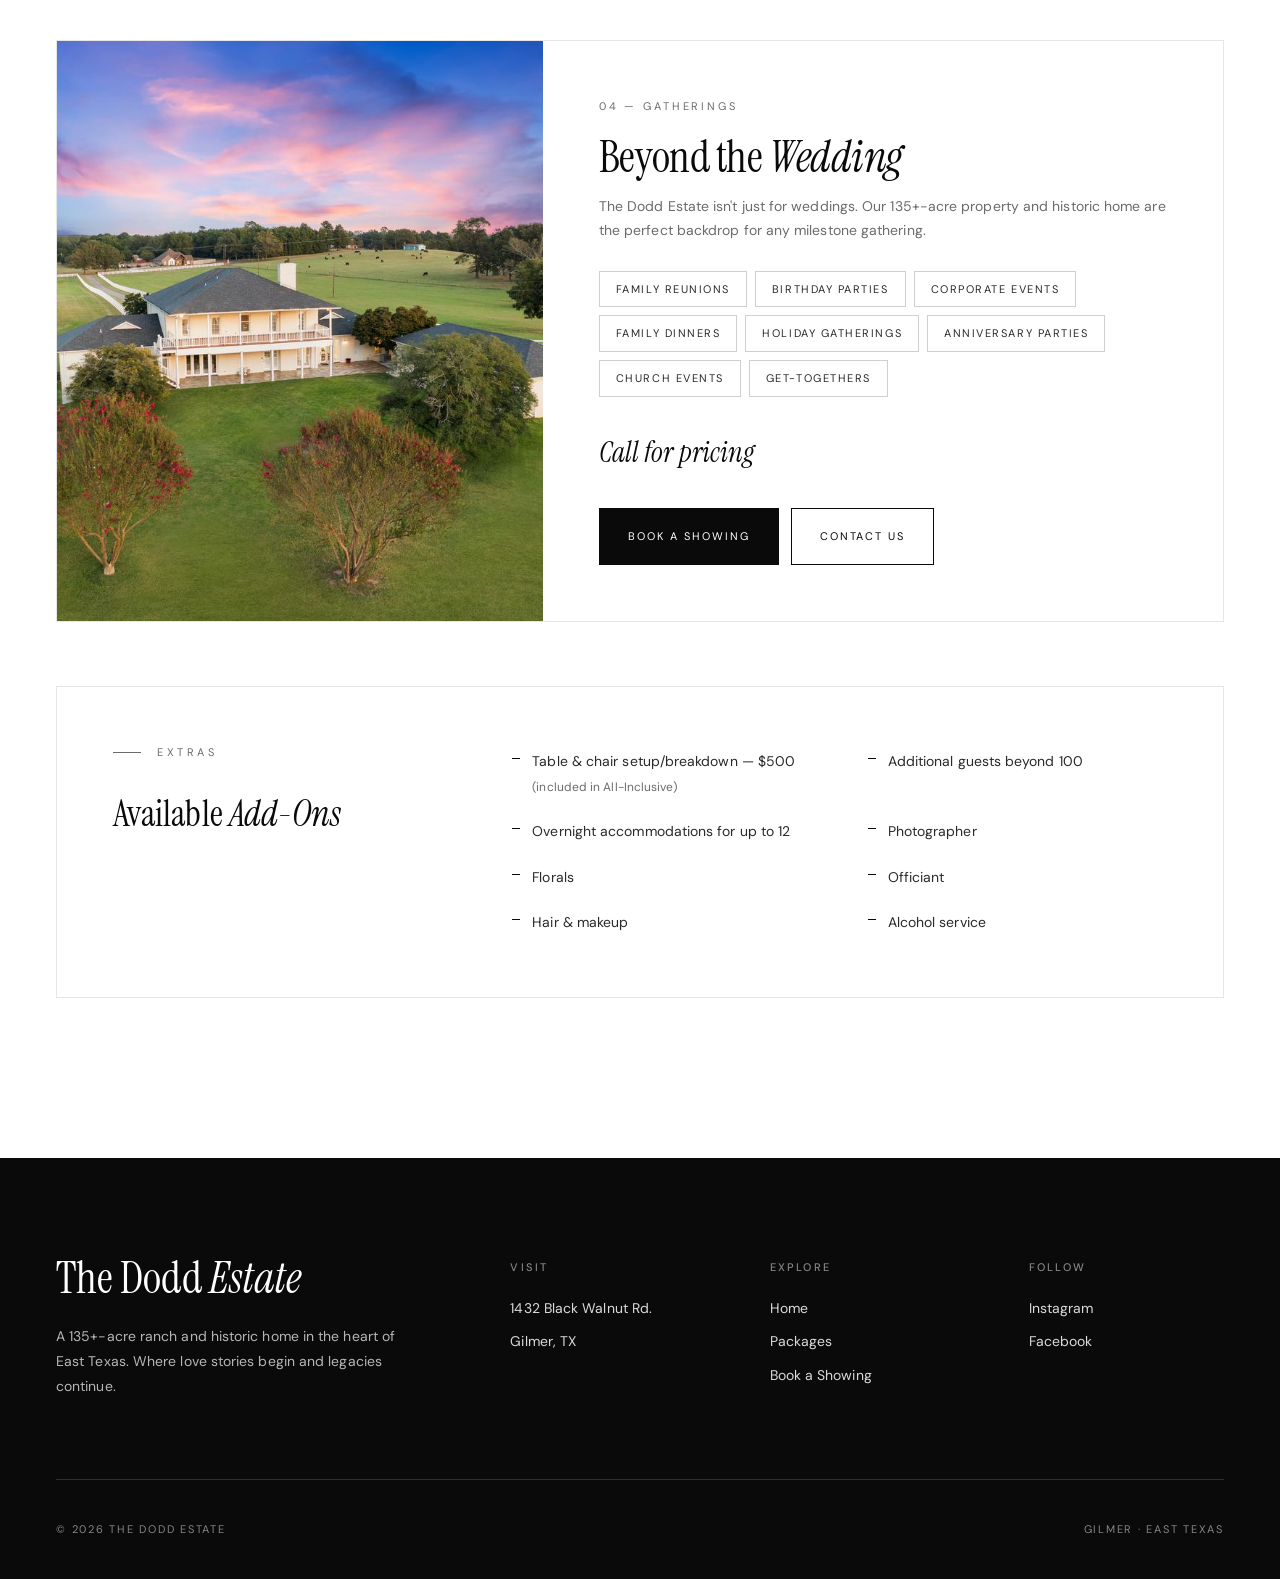
<file: packages.html>
<!DOCTYPE html>
<html lang="en">
<head>
  <meta charset="UTF-8" />
  <meta name="viewport" content="width=device-width, initial-scale=1.0" />

  <!-- ═══ PRIMARY SEO ═══ -->
  <title>Wedding Packages &amp; Pricing | The Dodd Estate | Gilmer, TX</title>
  <meta name="description" content="Wedding packages from $1,500 at The Dodd Estate in Gilmer, TX. Intimate micro-weddings to fully all-inclusive celebrations in East Texas. Full-day access, bridal suite, kitchen &amp; more." />
  <meta name="keywords" content="wedding packages East Texas, wedding venue pricing Gilmer TX, affordable wedding venue Texas, all-inclusive wedding East Texas, micro-wedding East Texas" />
  <link rel="canonical" href="https://www.doddestate.com/packages" />
  <meta name="robots" content="index, follow" />

  <!-- ═══ OPEN GRAPH ═══ -->
  <meta property="og:type" content="website" />
  <meta property="og:url" content="https://www.doddestate.com/packages" />
  <meta property="og:title" content="Wedding Packages &amp; Pricing | The Dodd Estate | Gilmer, TX" />
  <meta property="og:description" content="Three wedding packages from $1,500 to all-inclusive at The Dodd Estate — a 135+-acre ranch venue in Gilmer, East Texas." />
  <meta property="og:image" content="https://www.doddestate.com/images/aerial.jpg" />
  <meta property="og:image:alt" content="Aerial view of The Dodd Estate grounds in Gilmer, TX" />
  <meta property="og:site_name" content="The Dodd Estate" />
  <meta property="og:locale" content="en_US" />

  <!-- ═══ TWITTER CARD ═══ -->
  <meta name="twitter:card" content="summary_large_image" />
  <meta name="twitter:title" content="Wedding Packages &amp; Pricing | The Dodd Estate" />
  <meta name="twitter:description" content="Wedding packages from $1,500 at The Dodd Estate in Gilmer, East Texas." />
  <meta name="twitter:image" content="https://www.doddestate.com/images/aerial.jpg" />

  <!-- ═══ SCHEMA.ORG STRUCTURED DATA ═══ -->
  <script type="application/ld+json">
  {
    "@context": "https://schema.org",
    "@graph": [
      {
        "@type": "WebPage",
        "name": "Wedding Packages & Pricing — The Dodd Estate",
        "url": "https://www.doddestate.com/packages",
        "description": "Wedding packages from $1,500 at The Dodd Estate in Gilmer, TX.",
        "breadcrumb": {
          "@type": "BreadcrumbList",
          "itemListElement": [
            {"@type": "ListItem", "position": 1, "name": "Home", "item": "https://www.doddestate.com/"},
            {"@type": "ListItem", "position": 2, "name": "Packages & Pricing", "item": "https://www.doddestate.com/packages"}
          ]
        }
      },
      {
        "@type": "ItemList",
        "name": "Wedding Packages at The Dodd Estate",
        "description": "Three wedding venue packages at The Dodd Estate in Gilmer, TX.",
        "itemListElement": [
          {
            "@type": "ListItem",
            "position": 1,
            "item": {
              "@type": "Product",
              "name": "Simply Elegant Micro-Wedding",
              "description": "Intimate micro-wedding for up to 30 guests with four hours of venue access, ceremony site, bridal suite, groom's room, and in-house decor. Available Monday–Thursday.",
              "offers": {
                "@type": "Offer",
                "price": "1500",
                "priceCurrency": "USD",
                "priceValidUntil": "2027-12-31",
                "availability": "https://schema.org/InStock",
                "seller": {"@type": "Organization", "name": "The Dodd Estate"}
              }
            }
          },
          {
            "@type": "ListItem",
            "position": 2,
            "item": {
              "@type": "Product",
              "name": "Design Your Own Dream",
              "description": "Full-day venue access 8 AM–11 PM for up to 100 guests. Includes 15 round tables, 200 chairs, linens, bridal suite, groom's room, and a one-hour photo session.",
              "offers": {
                "@type": "Offer",
                "price": "5000",
                "priceCurrency": "USD",
                "priceValidUntil": "2027-12-31",
                "availability": "https://schema.org/InStock",
                "seller": {"@type": "Organization", "name": "The Dodd Estate"}
              }
            }
          },
          {
            "@type": "ListItem",
            "position": 3,
            "item": {
              "@type": "Product",
              "name": "All-Inclusive Wedding Package",
              "description": "Stress-free celebration including catering, DJ, cake, servers, bartender, security, event coordinator, full decor package, and complete setup and teardown for up to 100 guests.",
              "offers": {
                "@type": "Offer",
                "price": "12000",
                "priceCurrency": "USD",
                "priceValidUntil": "2027-12-31",
                "availability": "https://schema.org/InStock",
                "seller": {"@type": "Organization", "name": "The Dodd Estate"}
              }
            }
          }
        ]
      }
    ]
  }
  </script>

  <!-- ═══ FONTS & STYLES ═══ -->
  <link rel="preconnect" href="https://fonts.googleapis.com">
  <link rel="preconnect" href="https://fonts.gstatic.com" crossorigin>
  <link href="https://fonts.googleapis.com/css2?family=Instrument+Serif:ital@0;1&family=DM+Sans:opsz,wght@9..40,300;9..40,400;9..40,500;9..40,600&display=swap" rel="stylesheet">
  <link rel="stylesheet" href="css/style.css" />
</head>
<body>

  <!-- NAV -->
  <nav class="top">
    <a href="/" class="brand">The Dodd Estate</a>
    <ul>
      <li><a href="/">Home</a></li>
      <li><a href="/packages" class="active">Packages</a></li>
      <li><a href="/book">Book a Showing</a></li>
    </ul>
    <a href="/book" class="cta-nav">Book a Showing</a>
  </nav>

  <!-- HERO -->
  <div class="page-hero">
    <div class="section-label section-label--center">Pricing</div>
    <h1>Packages &amp; <em>Pricing</em></h1>
    <p>Three thoughtfully crafted packages — from an intimate micro-wedding to a fully coordinated celebration. Every detail can be tailored to your vision.</p>
  </div>

  <!-- PACKAGE CARDS -->
  <div class="pkg-grid">

    <!-- SIMPLY ELEGANT -->
    <div class="pkg-card" id="card-micro">
      <div class="img"><img src="images/ceremony.jpg" alt="Simply Elegant Micro-Wedding"></div>
      <div class="body">
        <div class="label">01 — Intimate</div>
        <h3>Simply Elegant Micro-Wedding</h3>
        <div class="price-block">
          <small>Starting at</small>
          <div class="price"><sup>$</sup>1,500</div>
          <div class="unit">Monday – Thursday · Up to 30 guests</div>
        </div>
        <p class="summary">An intimate celebration with everything you need — four hours of venue access, your choice of ceremony site, prep suites, and in-house decor.</p>
        <div class="actions">
          <a href="/book" class="btn primary">Book a Showing</a>
          <button class="secondary" onclick="toggleCard('card-micro')">View Details</button>
        </div>
      </div>
      <div class="pkg-details">
        <div class="pkg-details-inner">
          <h4>What's Included</h4>
          <ul>
            <li>4 hours of venue access</li>
            <li>Your choice of ceremony site</li>
            <li>Bridal Suite</li>
            <li>Groom's Room</li>
            <li>Limited in-house decor</li>
            <li>Prep kitchen</li>
            <li>White resin chairs</li>
            <li>Round &amp; buffet tables</li>
          </ul>
          <h4>Perfect For</h4>
          <ul>
            <li>Elopements with close family</li>
            <li>Couples seeking simplicity</li>
            <li>Weekday celebrations</li>
          </ul>
        </div>
      </div>
    </div>

    <!-- DESIGN YOUR OWN DREAM -->
    <div class="pkg-card featured" id="card-dream">
      <div class="img"><img src="images/patio.jpg" alt="Design Your Own Dream"></div>
      <div class="body">
        <div class="label">02 — Custom</div>
        <h3>Design Your Own Dream</h3>
        <div class="tagline">You've been dreaming of this day your whole life. We provide the setting for your vision to become your dream come true.</div>
        <div class="price-block">
          <small>Starting at</small>
          <div class="price"><sup>$</sup>5,000</div>
          <div class="unit">Up to 100 guests · Full-day access 8 AM – 11 PM</div>
        </div>
        <p class="summary">Complete venue access with tables, chairs, linens, prep suites, and a one-hour photo session. Bring your own vendors and design the day exactly as you've imagined.</p>
        <div class="actions">
          <a href="/book" class="btn primary">Book a Showing</a>
          <button class="secondary" onclick="toggleCard('card-dream')">View Details</button>
        </div>
      </div>
      <div class="pkg-details">
        <div class="pkg-details-inner">
          <h4>What's Included</h4>
          <ul>
            <li>Venue rental from 8:00 AM – 11:00 PM</li>
            <li>Your choice of ceremony site</li>
            <li>15 round tables (60" diameter)</li>
            <li>6 buffet tables (6 ft)</li>
            <li>200 white resin chairs</li>
            <li>White tablecloths</li>
            <li>Bridal Suite</li>
            <li>Groom's Room</li>
            <li>Prep kitchen</li>
            <li>1-hour photo session</li>
            <li>Limited in-house decor</li>
            <li>Ranch House</li>
            <li>The White Barn</li>
          </ul>
          <h4>You Bring</h4>
          <ul>
            <li>Your own professional vendors</li>
            <li>Additional decor</li>
            <li>Officiant</li>
          </ul>
          <div class="note">
            <strong>Please note:</strong> Pricing is for events up to 100 guests. Alcohol service requires a TABC certified bartender and professional security for every 100 guests. A refundable $1,000 damage deposit is required.
          </div>
        </div>
      </div>
    </div>

    <!-- ALL-INCLUSIVE -->
    <div class="pkg-card" id="card-allinc">
      <div class="img"><img src="images/hero.jpg" alt="All-Inclusive Wedding"></div>
      <div class="body">
        <div class="label">03 — Premium</div>
        <h3>All-Inclusive</h3>
        <div class="tagline">For stress-free "I Do's," let us handle it.</div>
        <div class="price-block">
          <small>Starting at</small>
          <div class="price"><sup>$</sup>12,000</div>
          <div class="unit">Up to 100 guests · Full-day access 8 AM – 11 PM</div>
        </div>
        <p class="summary">Everything in Design Your Own Dream plus catering, DJ, cake, servers, bartender, security, event coordinator, and complete setup and teardown.</p>
        <div class="actions">
          <a href="/book" class="btn primary">Book a Showing</a>
          <button class="secondary" onclick="toggleCard('card-allinc')">View Details</button>
        </div>
      </div>
      <div class="pkg-details">
        <div class="pkg-details-inner">
          <h4>Everything in Design Your Own, Plus</h4>
          <ul>
            <li>Catering package for 100 guests</li>
            <li>DJ</li>
            <li>Cake</li>
            <li>Servers</li>
            <li>Bartender</li>
            <li>Security</li>
            <li>Event Coordinator</li>
            <li>Full decor package</li>
            <li>1-hour photo session with photographer of your choice</li>
            <li>Complete setup, breakdown &amp; cleanup</li>
            <li>Ranch House</li>
            <li>The White Barn</li>
          </ul>
          <div class="note">
            <strong>Please note:</strong> Pricing is for events up to 100 guests. Add-ons, upgrades, and substitutions available. A refundable $1,000 damage deposit is required.
          </div>
        </div>
      </div>
    </div>

  </div>

  <!-- EVENTS / GATHERINGS -->
  <div class="events-banner">
    <div class="events-banner-inner">
      <div class="events-banner-img">
        <img src="images/aerial.jpg" alt="The Dodd Estate grounds" />
      </div>
      <div class="events-banner-body">
        <div class="label">04 — Gatherings</div>
        <h3>Beyond the <em>Wedding</em></h3>
        <div class="subtitle">The Dodd Estate isn't just for weddings. Our 135+-acre property and historic home are the perfect backdrop for any milestone gathering.</div>
        <div class="tags">
          <span class="tag">Family Reunions</span>
          <span class="tag">Birthday Parties</span>
          <span class="tag">Corporate Events</span>
          <span class="tag">Family Dinners</span>
          <span class="tag">Holiday Gatherings</span>
          <span class="tag">Anniversary Parties</span>
          <span class="tag">Church Events</span>
          <span class="tag">Get-Togethers</span>
        </div>
        <div class="price-line">Call for pricing</div>
        <div class="actions">
          <a href="/book" class="btn primary">Book a Showing</a>
          <a href="tel:9034450500" class="btn">Contact Us</a>
        </div>
      </div>
    </div>
  </div>

  <!-- ADD-ONS -->
  <div class="addons">
    <div class="addons-box">
      <div>
        <div class="section-label">Extras</div>
        <h3>Available <em>Add-Ons</em></h3>
      </div>
      <ul class="addons-list">
        <li>Table &amp; chair setup/breakdown — $500 <span class="note-text">(included in All-Inclusive)</span></li>
        <li>Additional guests beyond 100</li>
        <li>Overnight accommodations for up to 12</li>
        <li>Photographer</li>
        <li>Florals</li>
        <li>Officiant</li>
        <li>Hair &amp; makeup</li>
        <li>Alcohol service</li>
      </ul>
    </div>
  </div>

  <!-- FOOTER -->
  <footer>
    <div class="foot-inner">
      <div>
        <h4>The Dodd <em>Estate</em></h4>
        <p class="foot-tagline">A 135+-acre ranch and historic home in the heart of East Texas. Where love stories begin and legacies continue.</p>
      </div>
      <div class="col"><h5>Visit</h5><p>1432 Black Walnut Rd.</p><p>Gilmer, TX</p></div>
      <div class="col">
        <h5>Explore</h5>
        <a href="/">Home</a>
        <a href="/packages">Packages</a>
        <a href="/book">Book a Showing</a>
      </div>
      <div class="col">
        <h5>Follow</h5>
        <a href="https://www.instagram.com/thedoddestate" target="_blank">Instagram</a>
        <a href="https://www.facebook.com/profile.php?id=61577802084227" target="_blank">Facebook</a>
      </div>
    </div>
    <div class="foot-base"><div>© 2026 The Dodd Estate</div><div>Gilmer · East Texas</div></div>
  </footer>

  <!-- MOBILE STICKY CTA -->
  <div class="mobile-cta">
    <a href="tel:9034450500" class="mobile-cta-btn mobile-cta-btn--call">Call Us</a>
    <a href="/book" class="mobile-cta-btn mobile-cta-btn--book">Book a Showing</a>
  </div>

  <script src="js/main.js"></script>
</body>
</html>
</file>
<file: css/style.css>
/* ═══════════════════════════════════════
   THE DODD ESTATE — Main Stylesheet
   ═══════════════════════════════════════ */

:root {
  --bg: #ffffff;
  --bg-alt: #f7f7f6;
  --ink: #0a0a0a;
  --ink-soft: #2a2a2a;
  --muted: #6b6b6b;
  --line: #e6e6e6;
  --line-strong: #cfcfcf;
  --serif: 'Instrument Serif', Georgia, serif;
  --sans: 'DM Sans', -apple-system, sans-serif;
}

* { box-sizing: border-box; margin: 0; padding: 0; }
html { scroll-behavior: smooth; }

body {
  font-family: var(--sans);
  background: var(--bg);
  color: var(--ink);
  -webkit-font-smoothing: antialiased;
  font-weight: 400;
  line-height: 1.7;
  font-size: 16px;
  letter-spacing: 0.005em;
}

img { display: block; max-width: 100%; }


/* ─────────── NAV ─────────── */

nav.top {
  position: fixed; top: 0; left: 0; right: 0; z-index: 100;
  display: flex; align-items: center; justify-content: space-between;
  padding: 22px 48px;
  background: rgba(255,255,255,0.88);
  backdrop-filter: blur(14px); -webkit-backdrop-filter: blur(14px);
  border-bottom: 1px solid var(--line);
}

nav.top .brand {
  font-family: var(--serif);
  font-size: 22px;
  letter-spacing: 0.01em;
  text-decoration: none;
  color: var(--ink);
}

nav.top ul {
  display: flex; gap: 44px; list-style: none;
}

nav.top ul a {
  color: var(--ink); text-decoration: none;
  font-size: 13px; font-weight: 400;
  letter-spacing: 0.08em; text-transform: uppercase;
  position: relative; padding-bottom: 4px;
}

nav.top ul a::after {
  content: ''; position: absolute; left: 0; bottom: 0;
  width: 0; height: 1px; background: var(--ink);
  transition: width 0.3s ease;
}

nav.top ul a:hover::after,
nav.top ul a.active::after { width: 100%; }

.cta-nav {
  font-size: 12px; letter-spacing: 0.12em; text-transform: uppercase;
  border: 1px solid var(--ink); padding: 12px 22px;
  background: transparent; color: var(--ink); cursor: pointer;
  transition: all 0.25s ease; font-family: var(--sans);
  text-decoration: none; display: inline-block;
}

.cta-nav:hover { background: var(--ink); color: var(--bg); }


/* ─────────── HERO ─────────── */

.hero {
  position: relative; height: 100vh; min-height: 720px; overflow: hidden;
}

.hero img {
  position: absolute; inset: 0;
  width: 100%; height: 100%; object-fit: cover;
}

.hero::after {
  content: ''; position: absolute; inset: 0;
  background: linear-gradient(180deg,
    rgba(0,0,0,0.18) 0%, rgba(0,0,0,0) 35%,
    rgba(0,0,0,0) 55%, rgba(0,0,0,0.5) 100%);
}

.hero-content {
  position: absolute; inset: 0;
  display: flex; flex-direction: column;
  align-items: center; justify-content: center;
  text-align: center; color: #fff; z-index: 2; padding: 0 24px;
}

.hero-eyebrow {
  font-size: 11px; letter-spacing: 0.36em; text-transform: uppercase;
  margin-bottom: 36px; opacity: 0.92; font-weight: 400;
}

.hero h1 {
  font-family: var(--serif); font-weight: 400;
  font-size: clamp(64px, 10vw, 168px);
  line-height: 1; letter-spacing: -0.015em;
}

.hero h1 em {
  font-style: italic; display: block; margin-top: 4px;
}

.hero-meta {
  margin-top: 44px; font-size: 12px;
  letter-spacing: 0.24em; text-transform: uppercase; opacity: 0.85;
}

.hero-ctas {
  display: flex; gap: 16px; margin-top: 48px; flex-wrap: wrap;
  justify-content: center;
}

.hero-btn {
  font-size: 12px; letter-spacing: 0.14em; text-transform: uppercase;
  padding: 16px 36px; text-decoration: none; font-family: var(--sans);
  border: 1px solid rgba(255,255,255,0.7); color: #fff;
  transition: all 0.25s ease; backdrop-filter: blur(4px);
}

.hero-btn:hover {
  border-color: #fff; background: rgba(255,255,255,0.12);
}

.hero-btn--primary {
  background: #fff; color: var(--ink); border-color: #fff;
}

.hero-btn--primary:hover {
  background: rgba(255,255,255,0.88);
}

.hero-scroll {
  position: absolute; bottom: 40px; left: 50%;
  transform: translateX(-50%);
  color: #fff; font-size: 10px;
  letter-spacing: 0.24em; text-transform: uppercase; z-index: 2;
}

.hero-scroll::after {
  content: ''; display: block;
  width: 1px; height: 36px; background: #fff;
  margin: 12px auto 0; opacity: 0.6;
}


/* ─────────── SECTIONS ─────────── */

section {
  padding: 160px 56px;
  max-width: 1440px; margin: 0 auto;
}

.section-label {
  font-size: 11px; letter-spacing: 0.32em; text-transform: uppercase;
  color: var(--muted); margin-bottom: 32px;
  display: flex; align-items: center; gap: 16px; font-weight: 400;
}

.section-label::before {
  content: ''; width: 28px; height: 1px; background: var(--muted);
}

.section-label--center {
  justify-content: center;
}

.section-label--center::before { display: none; }

h2.display {
  font-family: var(--serif); font-weight: 400;
  font-size: clamp(44px, 5.5vw, 84px);
  line-height: 1.02; letter-spacing: -0.015em;
}

h2.display em { font-style: italic; }


/* ─────────── ABOUT ─────────── */

.about {
  display: grid; grid-template-columns: 1fr 1.1fr;
  gap: 112px; align-items: center;
}

.about-text p {
  margin-top: 36px; color: var(--ink-soft);
  font-size: 16px; line-height: 1.85; max-width: 480px;
}

.about-text .stats {
  display: flex; gap: 64px; margin-top: 64px;
  padding-top: 48px; border-top: 1px solid var(--line);
}

.about-text .stats div span {
  font-family: var(--serif); font-size: 52px;
  display: block; line-height: 1; letter-spacing: -0.01em;
}

.about-text .stats div small {
  font-size: 11px; letter-spacing: 0.24em; text-transform: uppercase;
  color: var(--muted); margin-top: 12px; display: block;
}

.about-grid {
  display: grid; grid-template-columns: 1fr 1fr;
  grid-template-rows: 240px 240px 240px; gap: 12px;
}

.about-grid img {
  width: 100%; height: 100%; object-fit: cover;
}

.about-grid > :nth-child(1) { grid-row: span 2; }
.about-grid > :nth-child(4) { grid-row: span 2; }


/* ─────────── FEATURES ─────────── */

.features {
  border-top: 1px solid var(--line);
  border-bottom: 1px solid var(--line);
  padding: 100px 56px; max-width: none; margin: 0;
}

.features-inner { max-width: 1440px; margin: 0 auto; }

.features-head {
  display: grid; grid-template-columns: 1fr 1.5fr;
  gap: 96px; align-items: end; margin-bottom: 72px;
}

.features-head p {
  color: var(--ink-soft); font-size: 16px;
  line-height: 1.85; max-width: 520px;
}

.features-grid {
  display: grid; grid-template-columns: repeat(5, 1fr);
  gap: 1px; background: var(--line); border: 1px solid var(--line);
}

.feature {
  background: var(--bg); padding: 40px 32px; min-height: 220px;
  display: flex; flex-direction: column;
  justify-content: space-between; position: relative;
}

.feature .num {
  font-family: var(--serif); font-size: 13px;
  color: var(--muted); font-style: italic;
}

.feature h4 {
  font-family: var(--serif); font-size: 24px; font-weight: 400;
  line-height: 1.15; margin-top: 24px; letter-spacing: -0.005em;
}

.feature .badge {
  position: absolute; top: 24px; right: 24px;
  font-size: 9px; letter-spacing: 0.2em; text-transform: uppercase;
  color: var(--muted); border: 1px solid var(--line-strong); padding: 4px 8px;
}


/* ─────────── PHOTO FEATURES ─────────── */

.photo-features {
  display: grid;
  grid-template-columns: 1.4fr 1fr;
  grid-template-rows: 340px 340px;
  gap: 12px;
}

.photo-feature {
  position: relative; overflow: hidden;
}

.photo-feature--tall { grid-row: span 2; }

.photo-feature img {
  width: 100%; height: 100%; object-fit: cover;
  transition: transform 0.7s ease;
  display: block;
}

.photo-feature:hover img { transform: scale(1.04); }

.photo-feature-overlay {
  position: absolute; inset: 0;
  background: linear-gradient(to top,
    rgba(0,0,0,0.72) 0%,
    rgba(0,0,0,0.1) 50%,
    rgba(0,0,0,0) 100%);
  display: flex; flex-direction: column;
  justify-content: flex-end; padding: 36px;
  color: #fff;
}

.photo-feature-overlay h4 {
  font-family: var(--serif); font-size: 30px;
  font-weight: 400; line-height: 1.1;
}

.photo-feature-overlay p {
  font-size: 13px; line-height: 1.65;
  opacity: 0.85; margin-top: 10px; max-width: 340px;
}

.features-also {
  margin-top: 48px; padding-top: 48px;
  border-top: 1px solid var(--line);
}

.features-tags {
  display: flex; flex-wrap: wrap; gap: 10px; margin-top: 28px;
}

.ftag {
  font-size: 11px; letter-spacing: 0.14em; text-transform: uppercase;
  border: 1px solid var(--line-strong); padding: 12px 22px;
  color: var(--ink-soft); white-space: nowrap;
}

.ftag em {
  font-style: normal; color: var(--muted);
}


/* ─────────── REVIEWS ─────────── */

.reviews {
  padding: 160px 56px;
  max-width: none; margin: 0;
  background: var(--ink);
  color: #fff;
}

.reviews-inner { max-width: 1440px; margin: 0 auto; }

.reviews .section-label { color: rgba(255,255,255,0.5); }
.reviews .section-label::before { background: rgba(255,255,255,0.5); }
.reviews h2.display { color: #fff; }

.reviews-grid {
  display: grid; grid-template-columns: repeat(3, 1fr);
  gap: 24px; margin-top: 72px;
}

.review-card {
  border: 1px solid rgba(255,255,255,0.15);
  padding: 40px; display: flex; flex-direction: column;
}

.review-stars {
  font-size: 18px; letter-spacing: 4px;
  color: #fff; margin-bottom: 24px;
}

.review-card blockquote {
  font-size: 15px; line-height: 1.8;
  color: rgba(255,255,255,0.85); flex: 1;
  font-style: italic;
}

.review-card .reviewer {
  margin-top: 28px; padding-top: 20px;
  border-top: 1px solid rgba(255,255,255,0.15);
}

.review-card .reviewer strong {
  font-size: 14px; font-weight: 500;
  display: block; color: #fff;
}

.review-card .reviewer span {
  font-size: 12px; color: rgba(255,255,255,0.5);
  letter-spacing: 0.08em; text-transform: uppercase;
  margin-top: 4px; display: block;
}

.reviews-footer {
  margin-top: 48px; text-align: center;
}

.reviews-footer a {
  color: rgba(255,255,255,0.6);
  text-decoration: none; font-size: 13px;
  letter-spacing: 0.12em; text-transform: uppercase;
  border-bottom: 1px solid rgba(255,255,255,0.3);
  padding-bottom: 4px;
  transition: color 0.3s ease;
}

.reviews-footer a:hover { color: #fff; }


/* ─────────── PREVIEW CARDS ─────────── */

.preview {
  background: var(--bg-alt); margin: 0;
  max-width: none; padding: 160px 56px;
}

.preview-inner { max-width: 1440px; margin: 0 auto; }

.preview-head {
  display: flex; justify-content: space-between;
  align-items: flex-end; margin-bottom: 80px;
}

.preview-grid {
  display: grid; grid-template-columns: repeat(3, 1fr); gap: 24px;
}

.preview-card {
  background: #fff; border: 1px solid var(--line);
  overflow: hidden; transition: transform 0.4s ease;
  cursor: pointer; text-decoration: none; color: var(--ink);
}

.preview-card:hover { transform: translateY(-4px); }

.preview-card .img { aspect-ratio: 4/3; overflow: hidden; }

.preview-card .img img {
  width: 100%; height: 100%; object-fit: cover;
  transition: transform 0.6s ease;
}

.preview-card:hover .img img { transform: scale(1.04); }

.preview-card .body { padding: 36px; }

.preview-card h3 {
  font-family: var(--serif); font-size: 36px; font-weight: 400;
  line-height: 1.05; letter-spacing: -0.01em;
}

.preview-card .price {
  font-size: 11px; letter-spacing: 0.2em; text-transform: uppercase;
  color: var(--muted); margin-top: 14px;
}

.preview-card p {
  margin-top: 24px; font-size: 14px;
  color: var(--ink-soft); line-height: 1.75;
}


/* ─────────── CONTACT ─────────── */

.contact {
  display: grid; grid-template-columns: 1fr 1fr;
  gap: 96px; align-items: center;
}

.contact h2 { margin-bottom: 40px; }

.contact .meta { margin-top: 56px; display: grid; gap: 28px; }

.contact-actions {
  display: grid; gap: 16px;
}

.contact-btn {
  display: flex; align-items: center; gap: 24px;
  padding: 32px 36px; text-decoration: none;
  border: 2px solid var(--ink); color: var(--ink);
  transition: all 0.25s ease;
}

.contact-btn--call,
.contact-btn--text {
  background: transparent; color: var(--ink);
}

.contact-btn--call:hover,
.contact-btn--text:hover { background: var(--ink); color: #fff; }

.contact-btn-icon {
  font-size: 28px; line-height: 1; flex-shrink: 0;
}

.contact-btn span:last-child {
  display: flex; flex-direction: column; gap: 4px;
}

.contact-btn small {
  font-size: 11px; letter-spacing: 0.2em; text-transform: uppercase;
  color: var(--muted); font-weight: 400;
}

.contact-btn:hover small { color: rgba(255,255,255,0.65); }

.contact-btn span:last-child > *:last-child {
  font-family: var(--serif); font-size: 28px; line-height: 1;
}

.contact .meta div small {
  font-size: 11px; letter-spacing: 0.2em; text-transform: uppercase;
  color: var(--muted); display: block; margin-bottom: 6px;
}

.contact .meta div p { font-family: var(--serif); font-size: 22px; }



/* ─────────── MAP ─────────── */

.map-embed {
  width: 100%; line-height: 0;
  border-top: 1px solid var(--line);
}

.map-embed iframe { display: block; width: 100%; }


/* ─────────── FOOTER ─────────── */

footer {
  background: var(--ink); color: #fff;
  padding: 100px 56px 40px;
}

.foot-inner {
  max-width: 1440px; margin: 0 auto;
  display: grid; grid-template-columns: 2fr 1fr 1fr 1fr;
  gap: 64px; padding-bottom: 80px;
  border-bottom: 1px solid rgba(255,255,255,0.15);
}

footer h4 {
  font-family: var(--serif); font-size: 44px;
  font-weight: 400; line-height: 0.95;
}

footer h4 em { font-style: italic; }

footer .foot-tagline {
  margin-top: 24px; color: rgba(255,255,255,0.7);
  max-width: 340px; font-size: 14px; line-height: 1.8;
}

footer .col h5 {
  font-size: 11px; letter-spacing: 0.2em; text-transform: uppercase;
  color: rgba(255,255,255,0.5); margin-bottom: 20px; font-weight: 500;
}

footer .col a, footer .col p {
  color: rgba(255,255,255,0.85); text-decoration: none;
  display: block; margin-bottom: 10px; font-size: 14px;
}

footer .col a:hover { color: #fff; }

.foot-base {
  max-width: 1440px; margin: 40px auto 0;
  display: flex; justify-content: space-between;
  font-size: 11px; letter-spacing: 0.16em; text-transform: uppercase;
  color: rgba(255,255,255,0.5);
}


/* ═══════════ PACKAGES PAGE ═══════════ */

.page-hero {
  padding: 200px 56px 80px;
  max-width: 1440px; margin: 0 auto; text-align: center;
}

.page-hero h1 {
  font-family: var(--serif);
  font-size: clamp(56px, 8vw, 120px);
  font-weight: 400; line-height: 1; letter-spacing: -0.01em;
}

.page-hero h1 em { font-style: italic; }

.page-hero p {
  margin-top: 28px; color: var(--muted); font-size: 16px;
  max-width: 560px; margin-left: auto; margin-right: auto; line-height: 1.8;
}

.pkg-grid {
  max-width: 1440px; margin: 0 auto;
  padding: 60px 56px 80px;
  display: grid; grid-template-columns: repeat(3, 1fr); gap: 16px;
}

.pkg-card {
  border: 1px solid var(--line); background: #fff;
  display: flex; flex-direction: column;
  transition: border-color 0.3s ease;
}

.pkg-card.featured {
  border: 1px solid var(--ink); position: relative;
}

.pkg-card.featured::before {
  content: 'Most Popular'; position: absolute; top: -1px; right: -1px;
  background: var(--ink); color: #fff;
  font-size: 10px; letter-spacing: 0.2em;
  text-transform: uppercase; padding: 8px 16px; z-index: 2;
}

.pkg-card .img { aspect-ratio: 16/10; overflow: hidden; }
.pkg-card .img img { width: 100%; height: 100%; object-fit: cover; }

.pkg-card .body {
  padding: 44px 36px; flex: 1;
  display: flex; flex-direction: column;
}

.pkg-card .label {
  font-size: 11px; letter-spacing: 0.26em; text-transform: uppercase;
  color: var(--muted); margin-bottom: 18px;
}

.pkg-card h3 {
  font-family: var(--serif); font-size: 38px; font-weight: 400;
  line-height: 1.08; letter-spacing: -0.01em; margin-bottom: 24px;
}

.pkg-card .tagline {
  font-size: 14px; color: var(--ink-soft); line-height: 1.75;
  margin-bottom: 24px; font-style: italic;
}

.pkg-card .price-block {
  padding: 28px 0;
  border-top: 1px solid var(--line);
  border-bottom: 1px solid var(--line);
}

.pkg-card .price-block small {
  font-size: 11px; letter-spacing: 0.18em;
  text-transform: uppercase; color: var(--muted);
}

.pkg-card .price-block .price {
  font-family: var(--serif); font-size: 52px;
  line-height: 1; margin-top: 10px; letter-spacing: -0.01em;
}

.pkg-card .price-block .price sup {
  font-size: 24px; vertical-align: top; margin-right: 2px;
}

.pkg-card .price-block .unit {
  font-size: 13px; color: var(--muted);
  margin-top: 10px; letter-spacing: 0.02em; line-height: 1.5;
}

.pkg-card .summary {
  margin-top: 28px; font-size: 14px;
  color: var(--ink-soft); line-height: 1.8; flex: 1;
}

.pkg-card .actions { margin-top: 32px; display: grid; gap: 10px; }

.pkg-card button,
.pkg-card .btn {
  font-family: var(--sans); font-size: 11px; letter-spacing: 0.18em;
  text-transform: uppercase; padding: 18px; cursor: pointer;
  border: 1px solid var(--ink); background: transparent;
  color: var(--ink); transition: all 0.25s ease;
  text-align: center; text-decoration: none; display: block;
}

.pkg-card .btn.primary,
.pkg-card button.primary { background: var(--ink); color: #fff; }
.pkg-card .btn.primary:hover,
.pkg-card button.primary:hover { background: var(--ink-soft); }
.pkg-card button.secondary:hover { background: var(--ink); color: #fff; }

/* Accordion */
.pkg-details {
  max-height: 0; overflow: hidden;
  transition: max-height 0.5s ease;
  border-top: 1px solid var(--line);
}

.pkg-card.open .pkg-details { max-height: 3000px; }

.pkg-details-inner { padding: 36px; }

.pkg-details h4 {
  font-size: 11px; letter-spacing: 0.22em; text-transform: uppercase;
  color: var(--muted); margin-bottom: 16px; margin-top: 28px; font-weight: 500;
}

.pkg-details h4:first-child { margin-top: 0; }

.pkg-details ul { list-style: none; }

.pkg-details li {
  font-size: 14px; line-height: 1.8; color: var(--ink-soft);
  padding: 5px 0 5px 20px; position: relative;
}

.pkg-details li::before {
  content: ''; position: absolute; left: 0; top: 15px;
  width: 8px; height: 1px; background: var(--ink);
}

.pkg-details .note {
  margin-top: 24px; padding: 20px 24px;
  background: var(--bg-alt); font-size: 13px;
  color: var(--muted); line-height: 1.75;
}

.coming-soon {
  display: inline-block; font-size: 10px; letter-spacing: 0.18em;
  text-transform: uppercase; border: 1px solid var(--line-strong);
  padding: 3px 8px; margin-left: 8px;
  color: var(--muted); vertical-align: middle;
}


/* ─── EVENTS BANNER ─── */

.events-banner {
  max-width: 1440px; margin: 0 auto; padding: 0 56px 64px;
}

.events-banner-inner {
  border: 1px solid var(--line); display: grid;
  grid-template-columns: 1fr 1.4fr; overflow: hidden;
}

.events-banner-img { overflow: hidden; min-height: 360px; }
.events-banner-img img { width: 100%; height: 100%; object-fit: cover; }

.events-banner-body {
  padding: 56px; display: flex;
  flex-direction: column; justify-content: center;
}

.events-banner-body .label {
  font-size: 11px; letter-spacing: 0.26em; text-transform: uppercase;
  color: var(--muted); margin-bottom: 18px;
}

.events-banner-body h3 {
  font-family: var(--serif); font-size: 44px; font-weight: 400;
  line-height: 1.08; letter-spacing: -0.01em; margin-bottom: 12px;
}

.events-banner-body h3 em { font-style: italic; }

.events-banner-body .subtitle {
  font-size: 14px; color: var(--muted); line-height: 1.75; margin-bottom: 28px;
}

.events-banner-body .tags {
  display: flex; flex-wrap: wrap; gap: 8px; margin-bottom: 32px;
}

.events-banner-body .tag {
  font-size: 11px; letter-spacing: 0.14em; text-transform: uppercase;
  border: 1px solid var(--line-strong); padding: 8px 16px; color: var(--ink-soft);
}

.events-banner-body .price-line {
  font-family: var(--serif); font-size: 28px; margin-bottom: 32px;
  color: var(--ink); font-style: italic;
}

.events-banner-body .actions { display: flex; gap: 12px; }

.events-banner-body .btn {
  font-family: var(--sans); font-size: 11px; letter-spacing: 0.18em;
  text-transform: uppercase; padding: 18px 28px; cursor: pointer;
  border: 1px solid var(--ink); background: transparent;
  color: var(--ink); transition: all 0.25s ease;
  text-decoration: none;
}

.events-banner-body .btn.primary { background: var(--ink); color: #fff; }
.events-banner-body .btn.primary:hover { background: var(--ink-soft); }
.events-banner-body .btn:not(.primary):hover { background: var(--ink); color: #fff; }


/* ─── ADD-ONS ─── */

.addons {
  max-width: 1440px; margin: 0 auto; padding: 0 56px 160px;
}

.addons-box {
  border: 1px solid var(--line); padding: 56px;
  display: grid; grid-template-columns: 1fr 2fr;
  gap: 72px; align-items: start;
}

.addons-box h3 {
  font-family: var(--serif); font-size: 36px;
  font-weight: 400; line-height: 1.1;
}

.addons-box h3 em { font-style: italic; }

.addons-list {
  display: grid; grid-template-columns: 1fr 1fr; gap: 8px 56px;
}

.addons-list li {
  list-style: none; font-size: 14px; line-height: 1.8;
  color: var(--ink-soft); padding: 6px 0 6px 20px; position: relative;
}

.addons-list li::before {
  content: ''; position: absolute; left: 0; top: 15px;
  width: 8px; height: 1px; background: var(--ink);
}

.addons-list .note-text {
  font-size: 12px; color: var(--muted);
}


/* ═══════════ BOOK PAGE ═══════════ */

.availability-notice {
  text-align: center; font-size: 13px; letter-spacing: 0.04em;
  color: var(--ink-soft); margin: 0 auto 32px;
  display: flex; align-items: center; justify-content: center; gap: 10px;
}

.avail-dot {
  display: inline-block; width: 8px; height: 8px;
  border-radius: 50%; background: #4caf50;
  box-shadow: 0 0 0 3px rgba(76,175,80,0.2);
  flex-shrink: 0;
}

.cal-embed {
  max-width: 1100px; margin: 0 auto 80px;
  padding: 0;
  height: 700px;
}

.cal-embed > div {
  width: 100%; height: 100%;
}


/* ─────────── MOBILE STICKY CTA ─────────── */

.mobile-cta {
  display: none;
}

@media (max-width: 720px) {
  .mobile-cta {
    display: flex; position: fixed; bottom: 0; left: 0; right: 0;
    z-index: 200; border-top: 1px solid var(--line);
  }

  .mobile-cta-btn {
    flex: 1; padding: 18px 12px; text-align: center;
    font-family: var(--sans); font-size: 13px;
    letter-spacing: 0.1em; text-transform: uppercase;
    text-decoration: none; font-weight: 500;
  }

  .mobile-cta-btn--call {
    background: #fff; color: var(--ink);
    border-right: 1px solid var(--line);
  }

  .mobile-cta-btn--book {
    background: var(--ink); color: #fff;
  }

  /* Push footer up so it's not hidden behind the bar */
  footer { padding-bottom: 80px; }
}


/* ═══════════ MOBILE NAV ═══════════ */

.mobile-toggle {
  display: none; background: none; border: none;
  cursor: pointer; padding: 8px;
}

.mobile-toggle span {
  display: block; width: 24px; height: 1.5px;
  background: var(--ink); margin: 6px 0;
  transition: all 0.3s ease;
}


/* ═══════════ RESPONSIVE ═══════════ */

@media (max-width: 1024px) {
  .preview-grid, .pkg-grid { grid-template-columns: repeat(2, 1fr); }
  .about, .contact { grid-template-columns: 1fr; gap: 56px; }
  .foot-inner { grid-template-columns: 1fr 1fr; }
  .photo-features { grid-template-columns: 1fr; grid-template-rows: 340px 280px 280px; }
  .photo-feature--tall { grid-row: span 1; }
  .features-head { grid-template-columns: 1fr; gap: 32px; }
  .addons-box { grid-template-columns: 1fr; gap: 32px; }
  .events-banner-inner { grid-template-columns: 1fr; }
  .events-banner-img { min-height: 280px; }
  .reviews-grid { grid-template-columns: repeat(2, 1fr); }
}

@media (max-width: 720px) {
  nav.top { padding: 18px 24px; }
  nav.top ul { display: none; }
  .mobile-toggle { display: block; }

  section, .preview, .features, .addons, .events-banner {
    padding-left: 24px; padding-right: 24px;
  }

  .pkg-grid, .page-hero { padding-left: 24px; padding-right: 24px; }

  .preview-grid, .pkg-grid, .reviews-grid {
    grid-template-columns: 1fr;
  }
  .photo-features { grid-template-rows: 320px 260px 260px; }

  .preview-head {
    flex-direction: column; align-items: flex-start; gap: 32px;
  }

  .foot-inner { grid-template-columns: 1fr; gap: 40px; }
  .foot-base { flex-direction: column; gap: 12px; }
  .addons-box { padding: 32px; }
  .addons-list { grid-template-columns: 1fr; }

  .events-banner-body { padding: 32px; }
  .events-banner-body .actions { flex-direction: column; }
}
</file>
